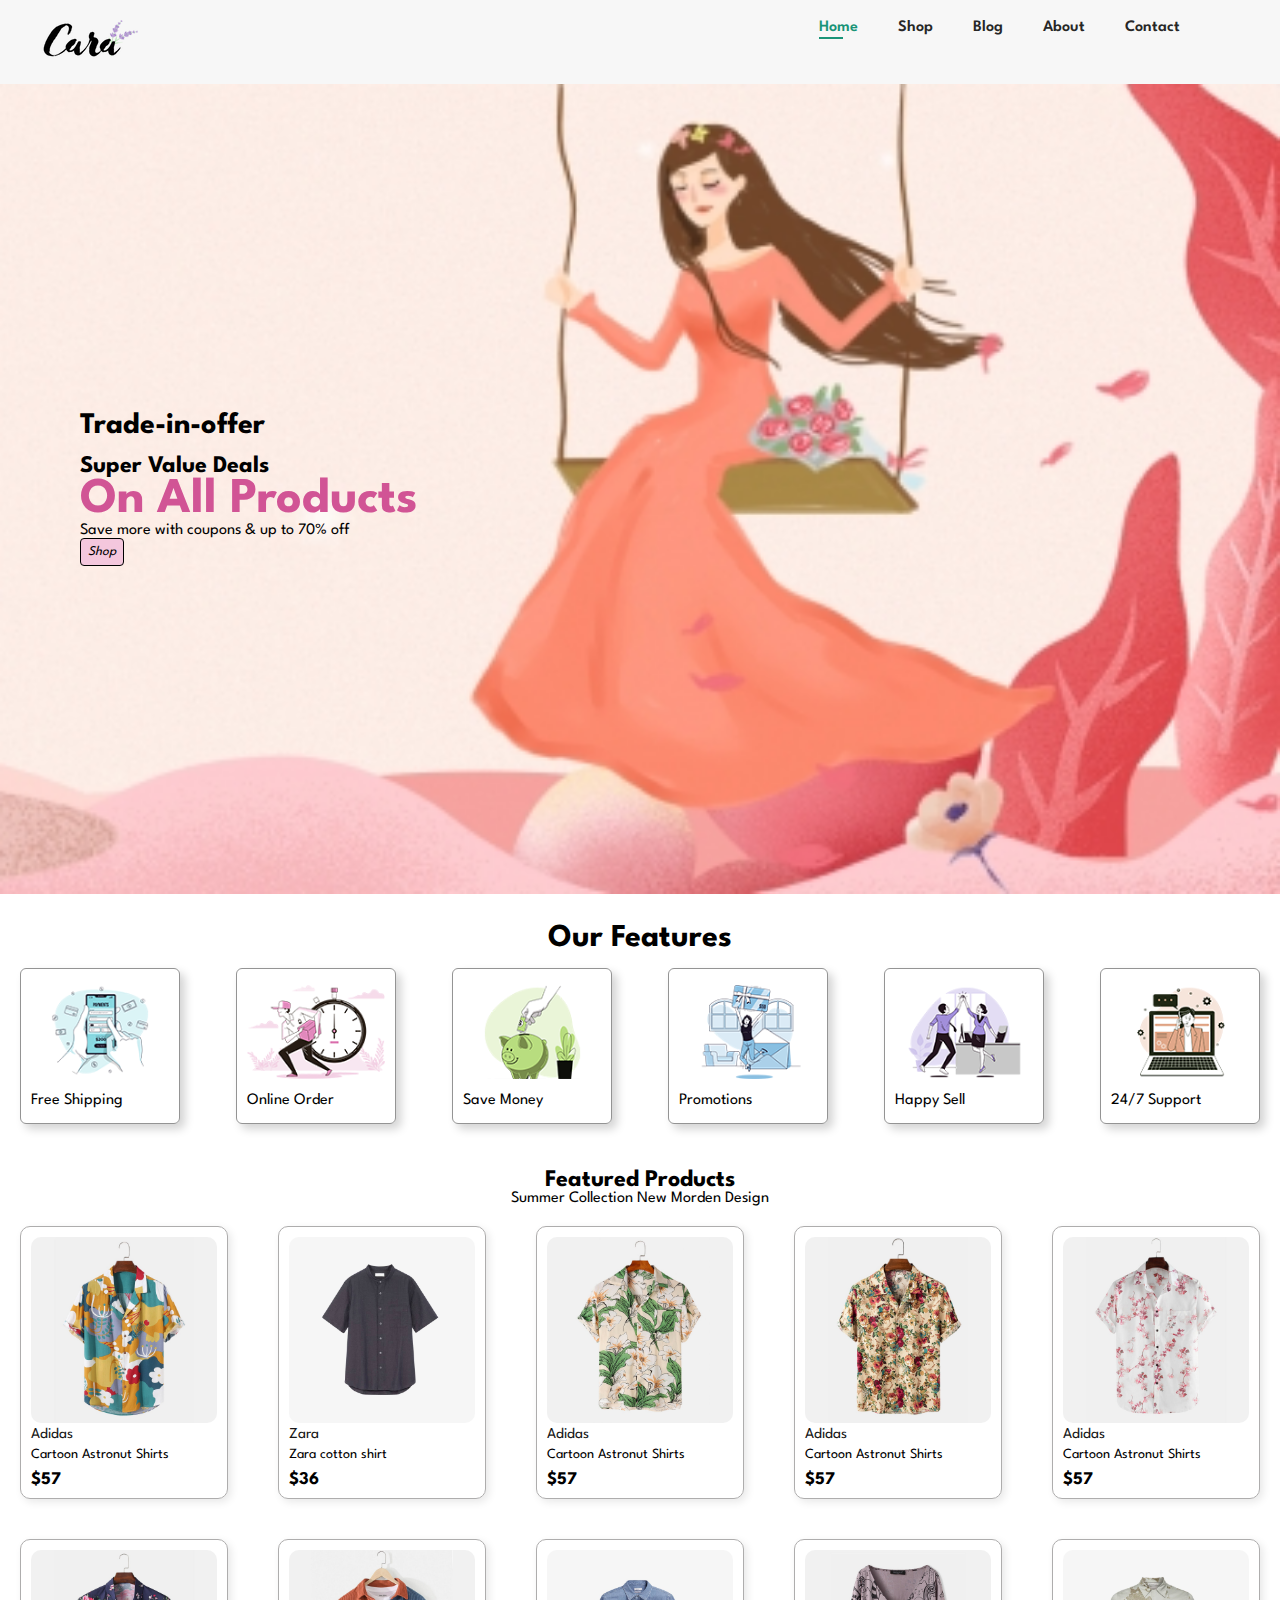
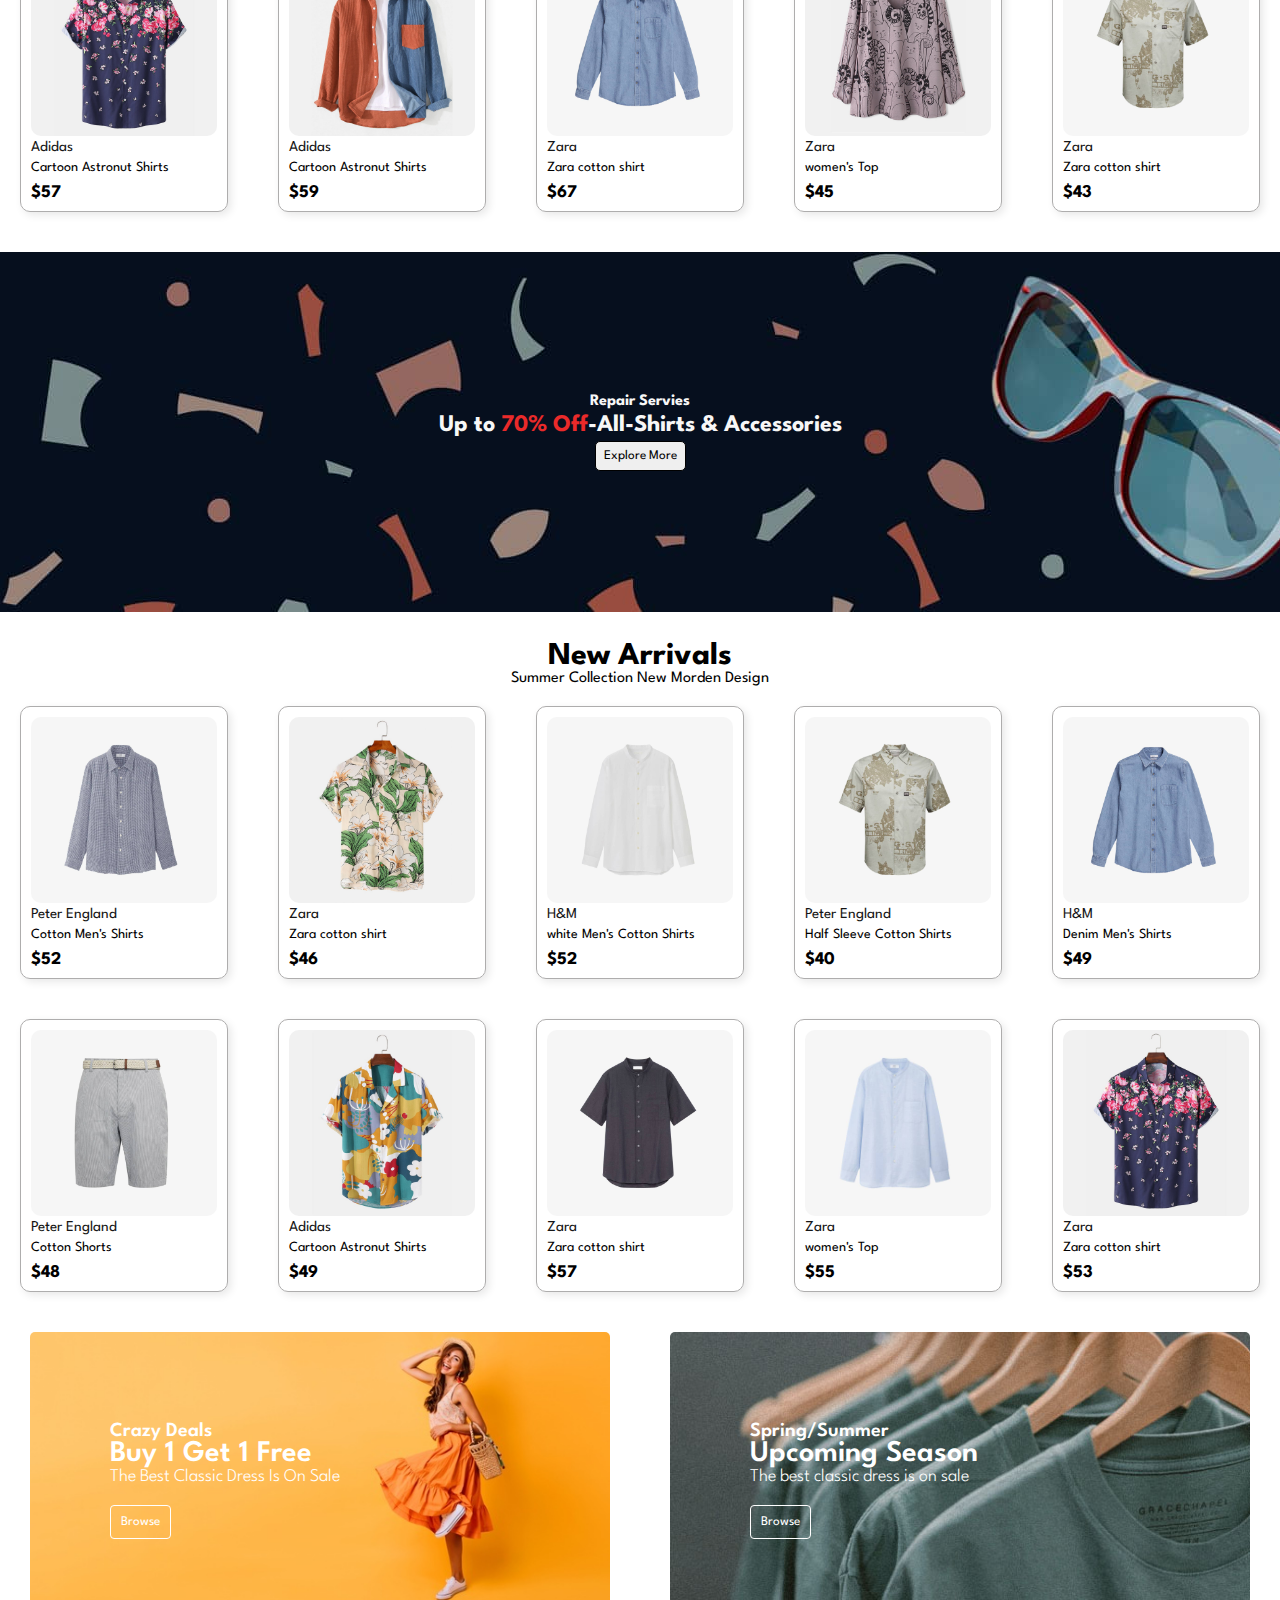
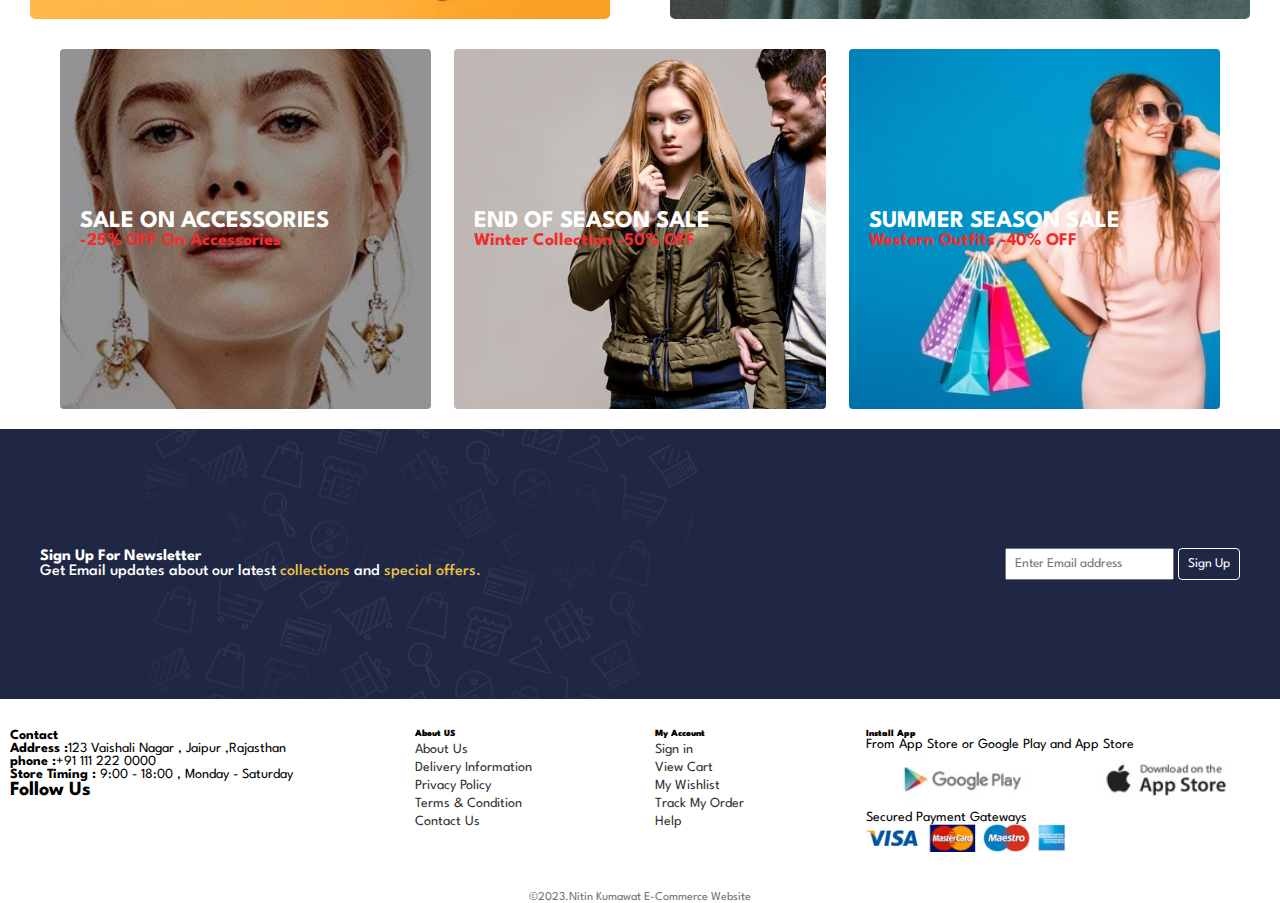
<file: index.html>
<!DOCTYPE html>
<html lang="en">

<head>
    <meta charset="UTF-8">
    <meta http-equiv="X-UA-Compatible" content="IE=edge">
    <meta name="viewport" content="width=device-width, initial-scale=1.0">
    <title>E-Commerce Website</title>
    <link rel="stylesheet" href="style.css">
    <link rel="icon" type="image/png" href="path-to-your-favicon" />
    <link rel="stylesheet" href="https://cdnjs.cloudflare.com/ajax/libs/font-awesome/6.3.0/css/all.min.css"
        integrity="sha512-SzlrxWUlpfuzQ+pcUCosxcglQRNAq/DZjVsC0lE40xsADsfeQoEypE+enwcOiGjk/bSuGGKHEyjSoQ1zVisanQ=="
        crossorigin="anonymous" referrerpolicy="no-referrer" />
    <link href="https://cdn.jsdelivr.net/npm/bootstrap@5.3.0-alpha1/dist/css/bootstrap.min.css" rel="stylesheet"
        integrity="sha384-GLhlTQ8iRABdZLl6O3oVMWSktQOp6b7In1Zl3/Jr59b6EGGoI1aFkw7cmDA6j6gD" crossorigin="anonymous">
</head>

<body>
    <!--navigation bar-->   
    <section id="header">
        <a href="#"><img src="images/logo.png" alt="error"></a>

            <div>
                <ul id="navbar">
                    <li><a class="active" href="index.html">Home</a></li>
                    <li><a href="shop.html">Shop</a></li>
                    <li><a href="blog.html">Blog</a></li>
                    <li><a href="about.html">About</a></li>
                    <li><a href="contact.html">Contact</a></li>
                    <li id="lg-bag"><a href="cart.html"><i class="fas fa-shopping-bag"></i></a></li>
                    <a href="#" id="close">
                        <i class="fas fa-times"></i>
                    </a>

                </ul>
            </div>
            <div id="mobile">
                <a href="cart.html"><i class="fas fa-shopping-bag"></i></a>
                <i id="bar" class="fas fa-outdent"></i>
            
            </div>
    </section>
    <!--navigation bar ended-->

    <!--first section-->
    <section id="hero" class="first_section">
        <h4 class="s1_heading">Trade-in-offer</h4>
        <h2 class="s1_heading">Super Value Deals</h2>
        <h1 class="s1_heading">On All Products</h1>
        <p class="s1_heading">Save more with coupons & up to 70% off</p>
        <button class="btn1">
            <i class="fas fa-shop"> Shop</i>
        </button>
    </section>
    <!--end of first section-->

    <!--features-->
    <Section>
        <h1 class="heading-of-our-feature">Our Features</h1>
    </Section>

    <section class=" section-p1" id="features">
        <div class="card" style="width: 10rem;">
            <img src="images/f1.png" class="card-img-top" alt="error">
            <div class="card-body">
                <p class="card-text">Free Shipping</p>
            </div>
        </div>
        <div class="card" style="width: 10rem;">
            <img src="images/f2.png" class="card-img-top" alt="error">
            <div class="card-body">
                <p class="card-text">Online Order</p>
            </div>
        </div>
        <div class="card" style="width: 10rem;">
            <img src="images/f3.png" class="card-img-top" alt="error">
            <div class="card-body">
                <p class="card-text">Save Money</p>
            </div>
        </div>
        <div class="card" style="width: 10rem;">
            <img src="images/f4.png" class="card-img-top" alt="error">
            <div class="card-body">
                <p class="card-text">Promotions</p>
            </div>
        </div>
        <div class="card" style="width: 10rem;">
            <img src="images/f5.png" class="card-img-top" alt="error">
            <div class="card-body">
                <p class="card-text">Happy Sell</p>
            </div>
        </div>
        <div class="card" style="width: 10rem;">
            <img src="images/f6.png" class="card-img-top" alt="error">
            <div class="card-body">
                <p class="card-text">24/7 Support</p>
            </div>
        </div>
    </section>
    <!--end of features-->

    <!--feature products-->
    <section id="product1" class="sec-product">
        <h2>Featured Products</h2>
        <p>Summer Collection New Morden Design</p>
        <div class="product-container">
            <div class="product" onclick="window.location.href='shop_product.html' "  style="width: 13rem;">
                <img src="images/product images/f1.jpg" class="card-img-top" alt="error">
                <div class="card-body">
                    <span>Adidas</span>
                    <p>
                        Cartoon Astronut Shirts
                    </p>
                    <i class="fas fa-star"></i>
                    <i class="fas fa-star"></i>
                    <i class="fas fa-star"></i>
                    <i class="fas fa-star"></i>
                    <i class="fas fa-star"></i>
                    <h4>$57</h4>

                    <a href="#"><i class="fas fa-shopping-cart"></i></a>
                </div>
            </div>

            <div class="product" style="width: 13rem;">
                <img src="images/product images/n8.jpg" class="card-img-top" alt="error">
                <div class="card-body">
                    <span>Zara</span>
                    <p>
                        Zara cotton shirt
                    </p>
                    <i class="fas fa-star"></i>
                    <i class="fas fa-star"></i>
                    <i class="fas fa-star"></i>
                    <i class="fas fa-star"></i>
                    <h4>$36</h4>

                    <a href="#"><i class="fas fa-shopping-cart"></i></a>
                </div>
            </div>

            <div class="product" style="width: 13rem;">
                <img src="images/product images/f2.jpg" class="card-img-top" alt="error">
                <div class="card-body">
                    <span>Adidas</span>
                    <p>
                        Cartoon Astronut Shirts
                    </p>
                    <i class="fas fa-star"></i>
                    <i class="fas fa-star"></i>
                    <i class="fas fa-star"></i>

                    <h4>$57</h4>

                    <a href="#"><i class="fas fa-shopping-cart"></i></a>
                </div>
            </div>

            <div class="product" style="width: 13rem;">
                <img src="images/product images/f3.jpg" class="card-img-top" alt="error">
                <div class="card-body">
                    <span>Adidas</span>
                    <p>
                        Cartoon Astronut Shirts
                    </p>
                    <i class="fas fa-star"></i>
                    <i class="fas fa-star"></i>
                    <i class="fas fa-star"></i>
                    <i class="fas fa-star"></i>
                    <i class="fas fa-star"></i>
                    <h4>$57</h4>

                    <a href="#"><i class="fas fa-shopping-cart"></i></a>
                </div>
            </div>

            <div class="product" style="width: 13rem;">
                <img src="images/product images/f4.jpg" class="card-img-top" alt="error">
                <div class="card-body">
                    <span>Adidas</span>
                    <p>
                        Cartoon Astronut Shirts
                    </p>
                    <i class="fas fa-star"></i>
                    <i class="fas fa-star"></i>
                    <i class="fas fa-star"></i>

                    <h4>$57</h4>

                    <a href="#"><i class="fas fa-shopping-cart"></i></a>
                </div>
            </div>

            <div class="product" style="width: 13rem;">
                <img src="images/product images/f5.jpg" class="card-img-top" alt="error">
                <div class="card-body">
                    <span>Adidas</span>
                    <p>
                        Cartoon Astronut Shirts
                    </p>
                    <i class="fas fa-star"></i>
                    <i class="fas fa-star"></i>
                    <i class="fas fa-star"></i>
                    <i class="fas fa-star"></i>
                    <i class="fas fa-star"></i>
                    <h4>$57</h4>

                    <a href="#"><i class="fas fa-shopping-cart"></i></a>
                </div>
            </div>

            <div class="product" style="width: 13rem;">
                <img src="images/product images/f6.jpg" class="card-img-top" alt="error">
                <div class="card-body">
                    <span>Adidas</span>
                    <p>
                        Cartoon Astronut Shirts
                    </p>
                    <i class="fas fa-star"></i>
                    <i class="fas fa-star"></i>
                    <i class="fas fa-star"></i>
                    <i class="fas fa-star"></i>
                    <i class="fas fa-star"></i>
                    <h4>$59</h4>

                    <a href="#"><i class="fas fa-shopping-cart"></i></a>
                </div>
            </div>

            <div class="product" style="width: 13rem;">
                <img src="images/product images/n5.jpg" class="card-img-top" alt="error">
                <div class="card-body">
                    <span>Zara</span>
                    <p>
                        Zara cotton shirt
                    </p>
                    <i class="fas fa-star"></i>
                    <i class="fas fa-star"></i>
                    <i class="fas fa-star"></i>
                    <i class="fas fa-star"></i>
                    <i class="fas fa-star"></i>
                    <h4>$67</h4>

                    <a href="#"><i class="fas fa-shopping-cart"></i></a>
                </div>
            </div>

            <div class="product" style="width: 13rem;">
                <img src="images/product images/f8.jpg" class="card-img-top" alt="error">
                <div class="card-body">
                    <span>Zara</span>
                    <p>
                        women's Top
                    </p>
                    <i class="fas fa-star"></i>
                    <i class="fas fa-star"></i>
                    <i class="fas fa-star"></i>
                    <i class="fas fa-star"></i>

                    <h4>$45</h4>

                    <a href="#"><i class="fas fa-shopping-cart"></i></a>
                </div>
            </div>

            <div class="product" style="width: 13rem;">
                <img src="images/product images/n4.jpg" class="card-img-top" alt="error">
                <div class="card-body">
                    <span>Zara</span>
                    <p>
                        Zara cotton shirt
                    </p>
                    <i class="fas fa-star"></i>
                    <i class="fas fa-star"></i>
                    <i class="fas fa-star"></i>
                    <i class="fas fa-star"></i>
                    <h4>$43</h4>

                    <a href="#"><i class="fas fa-shopping-cart"></i></a>
                </div>
            </div>
        </div>
    </section>
    <!--End of feature products-->

    <!--banner 1-->
    <Section id="banner" class="banner1">
        <h4>Repair Servies</h4>
        <h2>Up to <span class="off">70% Off</span>-All-Shirts & Accessories</h2>
        <button class="explore-more">Explore More</button>
    </Section>
    <!--banner 1 ending-->

    <!--new arrivals-->
    <Section id="new-arrivals" class="summer-arrivals"> 
        <h1 class="new-arrivals">New Arrivals</h1>
        <p>Summer Collection New Morden Design</p>

        <div class="summer-collection">
            <div class="collection-container" style="width: 13rem;">
                <img src="images/product images/n2.jpg" class="card-img-top" alt="error">
                <div class="card-body">
                    <span>Peter England</span>
                    <p>
                        Cotton Men's Shirts
                    </p>
                    <i class="fas fa-star"></i>
                    <i class="fas fa-star"></i>
                    <i class="fas fa-star"></i>
                    <i class="fas fa-star"></i>
                    <i class="fas fa-star"></i>
                    <h4>$52</h4>

                    <a href="#"><i class="fas fa-shopping-cart"></i></a>
                </div>
            </div>

            <div class="collection-container" style="width: 13rem;">
                <img src="images/product images/f2.jpg" class="card-img-top" alt="error">
                <div class="card-body">
                    <span>Zara</span>
                    <p>
                        Zara cotton shirt
                    </p>
                    <i class="fas fa-star"></i>
                    <i class="fas fa-star"></i>
                    <i class="fas fa-star"></i>
                    <i class="fas fa-star"></i>
                    <h4>$46</h4>

                    <a href="#"><i class="fas fa-shopping-cart"></i></a>
                </div>
            </div>

            <div class="collection-container" style="width: 13rem;">
                <img src="images/product images/n3.jpg" class="card-img-top" alt="error">
                <div class="card-body">
                    <span>H&M</span>
                    <p>
                        white Men's Cotton Shirts
                    </p>
                    <i class="fas fa-star"></i>
                    <i class="fas fa-star"></i>
                    <i class="fas fa-star"></i>

                    <h4>$52</h4>

                    <a href="#"><i class="fas fa-shopping-cart"></i></a>
                </div>
            </div>

            <div class="collection-container" style="width: 13rem;">
                <img src="images/product images/n4.jpg" class="card-img-top" alt="error">
                <div class="card-body">
                    <span>Peter England</span>
                    <p>
                        Half Sleeve Cotton Shirts
                    </p>
                    <i class="fas fa-star"></i>
                    <i class="fas fa-star"></i>
                    <i class="fas fa-star"></i>
                    <i class="fas fa-star"></i>
                    <i class="fas fa-star"></i>
                    <h4>$40</h4>

                    <a href="#"><i class="fas fa-shopping-cart"></i></a>
                </div>
            </div>

            <div class="collection-container" style="width: 13rem;">
                <img src="images/product images/n5.jpg" class="card-img-top" alt="error">
                <div class="card-body">
                    <span>H&M</span>
                    <p>
                        Denim Men's Shirts
                    </p>
                    <i class="fas fa-star"></i>
                    <i class="fas fa-star"></i>
                    <i class="fas fa-star"></i>

                    <h4>$49</h4>

                    <a href="#"><i class="fas fa-shopping-cart"></i></a>
                </div>
            </div>

            <div class="collection-container" style="width: 13rem;">
                <img src="images/product images/n6.jpg" class="card-img-top" alt="error">
                <div class="card-body">
                    <span>Peter England</span>
                    <p>
                        Cotton Shorts
                    </p>
                    <i class="fas fa-star"></i>
                    <i class="fas fa-star"></i>
                    <i class="fas fa-star"></i>
                    <i class="fas fa-star"></i>
                    <i class="fas fa-star"></i>
                    <h4>$48</h4>

                    <a href="#"><i class="fas fa-shopping-cart"></i></a>
                </div>
            </div>

            <div class="collection-container" style="width: 13rem;">
                <img src="images/product images/f1.jpg" class="card-img-top" alt="error">
                <div class="card-body">
                    <span>Adidas</span>
                    <p>
                        Cartoon Astronut Shirts
                    </p>
                    <i class="fas fa-star"></i>
                    <i class="fas fa-star"></i>
                    <i class="fas fa-star"></i>
                    <i class="fas fa-star"></i>
                    <i class="fas fa-star"></i>
                    <h4>$49</h4>

                    <a href="#"><i class="fas fa-shopping-cart"></i></a>
                </div>
            </div>

            <div class="collection-container" style="width: 13rem;">
                <img src="images/product images/n8.jpg" class="card-img-top" alt="error">
                <div class="card-body">
                    <span>Zara</span>
                    <p>
                        Zara cotton shirt
                    </p>
                    <i class="fas fa-star"></i>
                    <i class="fas fa-star"></i>
                    <i class="fas fa-star"></i>
                    <i class="fas fa-star"></i>
                    <i class="fas fa-star"></i>
                    <h4>$57</h4>

                    <a href="#"><i class="fas fa-shopping-cart"></i></a>
                </div>
            </div>

            <div class="collection-container" style="width: 13rem;">
                <img src="images/product images/n1.jpg" class="card-img-top" alt="error">
                <div class="card-body">
                    <span>Zara</span>
                    <p>
                        women's Top
                    </p>
                    <i class="fas fa-star"></i>
                    <i class="fas fa-star"></i>
                    <i class="fas fa-star"></i>
                    <i class="fas fa-star"></i>

                    <h4>$55</h4>

                    <a href="#"><i class="fas fa-shopping-cart"></i></a>
                </div>
            </div>

            <div class="collection-container" style="width: 13rem;">
                <img src="images/product images/f5.jpg" class="card-img-top" alt="error">
                <div class="card-body">
                    <span>Zara</span>
                    <p>
                        Zara cotton shirt
                    </p>
                    <i class="fas fa-star"></i>
                    <i class="fas fa-star"></i>
                    <i class="fas fa-star"></i>
                    <i class="fas fa-star"></i>
                    <h4>$53</h4>

                    <a href="#"><i class="fas fa-shopping-cart"></i></a>
                </div>
            </div>
        </div>

    </Section>
    <!-- End of new arrivals-->

    <!--banner section 2-->
    <section id="sm-banner" class="banner2">
        <div class="banner-box1">
            <h4>Crazy Deals</h4>
            <h2>Buy 1 Get 1 Free</h2>
            <span>The Best Classic Dress Is On Sale</span>
            <button>Browse</button>
        </div>

        <div class="banner-box2">
            <h4>Spring/Summer</h4>
            <h2>Upcoming Season</h2>
            <span>The best classic dress is on sale</span>
            <button>Browse</button>
        </div>
    </section>
    <!--End of banner section 2-->

    <!--banner section 3-->
    <Section id="banner-3">
        <div class="banner-container">
            <div class="banner-box1">
                <h2>SALE ON ACCESSORIES</h2>
                <h3>
                    -25% OFF On Accessories </h3>
            </div>

            <div class="banner-box2">
                <h2> END OF SEASON SALE</h2>
                <h3>
                    Winter Collection -50% OFF </h3>
            </div>

            <div class="banner-box3">
                <h2>SUMMER SEASON SALE</h2>
                <h3>
                    Western Outfits -40% OFF </h3>
            </div>

        </div>
    </Section>
    <!-- end of banner section 3-->

    <!--newsletter section-->
    <section id="newsletter">
        <div class="newstext">
            <h4>Sign Up For Newsletter</h4>
            <p>Get Email updates about our latest <span>collections</span> and <span> special offers.</span></p>
        </div>
        <div class="form">
            <input type="text" placeholder="Enter Email address">
            <button>Sign Up</button>
        </div>
    </section>
    <!-- end of newsletter section-->

    <!--End section of website-->
    <section id="section-p1">
        <div class="col1">
            <h4>Contact</h4>
            <p><strong>Address :</strong>123 Vaishali Nagar , Jaipur ,Rajasthan</p>
            <p><strong>phone :</strong>+91 111 222 0000</p>
            <p><strong>Store Timing :</strong> 9:00 - 18:00 , Monday - Saturday</p>

            <div class="socialmedia">
                <h3>Follow Us</h3>
                <a href="#"><i class="fab fa-facebook"></i></a>
                <a href="#"><i class="fab fa-instagram"></i></a>
                <a href="#"><i class="fab fa-twitter"></i></a>
                <a href="#"><i class="fab fa-youtube"></i></a>
                <a href="#"><i class="fab fa-pinterest"></i></a>
            </div>
        </div>
        <div class="col2">
            <h6><strong>About US</strong></h6>
            <a href="#">About Us</a>
            <a href="#">Delivery Information</a>
            <a href="#">Privacy Policy</a>
            <a href="#">Terms & Condition</a>
            <a href="#">Contact Us</a>

        </div>

        <div class="col3">
            <h6><strong>My Account</strong></h6>
            <a href="#">Sign in</a>
            <a href="#">View Cart</a>
            <a href="#">My Wishlist</a>
            <a href="#">Track My Order</a>
            <a href="#">Help</a>
        </div>
        <div class="col4">
            <h6><strong>Install App</strong></h6>
            <p>From App Store or Google Play and App Store</p>
            
            <div class="row">
                <img src="images/app store/play.jpg" alt="error">
                <img src="images/app store/app.jpg" alt="error">
            </div>
            <p>Secured Payment Gateways</p>
            <img src="images/app store/pay.png " class="payment" alt="error">
        </div>
  </section>
    <!--End section of website-->
    <!--footer-->
    <footer class="copyright">
        <p>
            ©2023.Nitin Kumawat E-Commerce Website              
        </p>
    </div>
    <!--footer-->

    <script src="script.js"></script>
    <script src="https://cdn.jsdelivr.net/npm/bootstrap@5.3.0-alpha1/dist/js/bootstrap.bundle.min.js"
        integrity="sha384-w76AqPfDkMBDXo30jS1Sgez6pr3x5MlQ1ZAGC+nuZB+EYdgRZgiwxhTBTkF7CXvN"
        crossorigin="anonymous"></script>
</body>
</html>
</file>
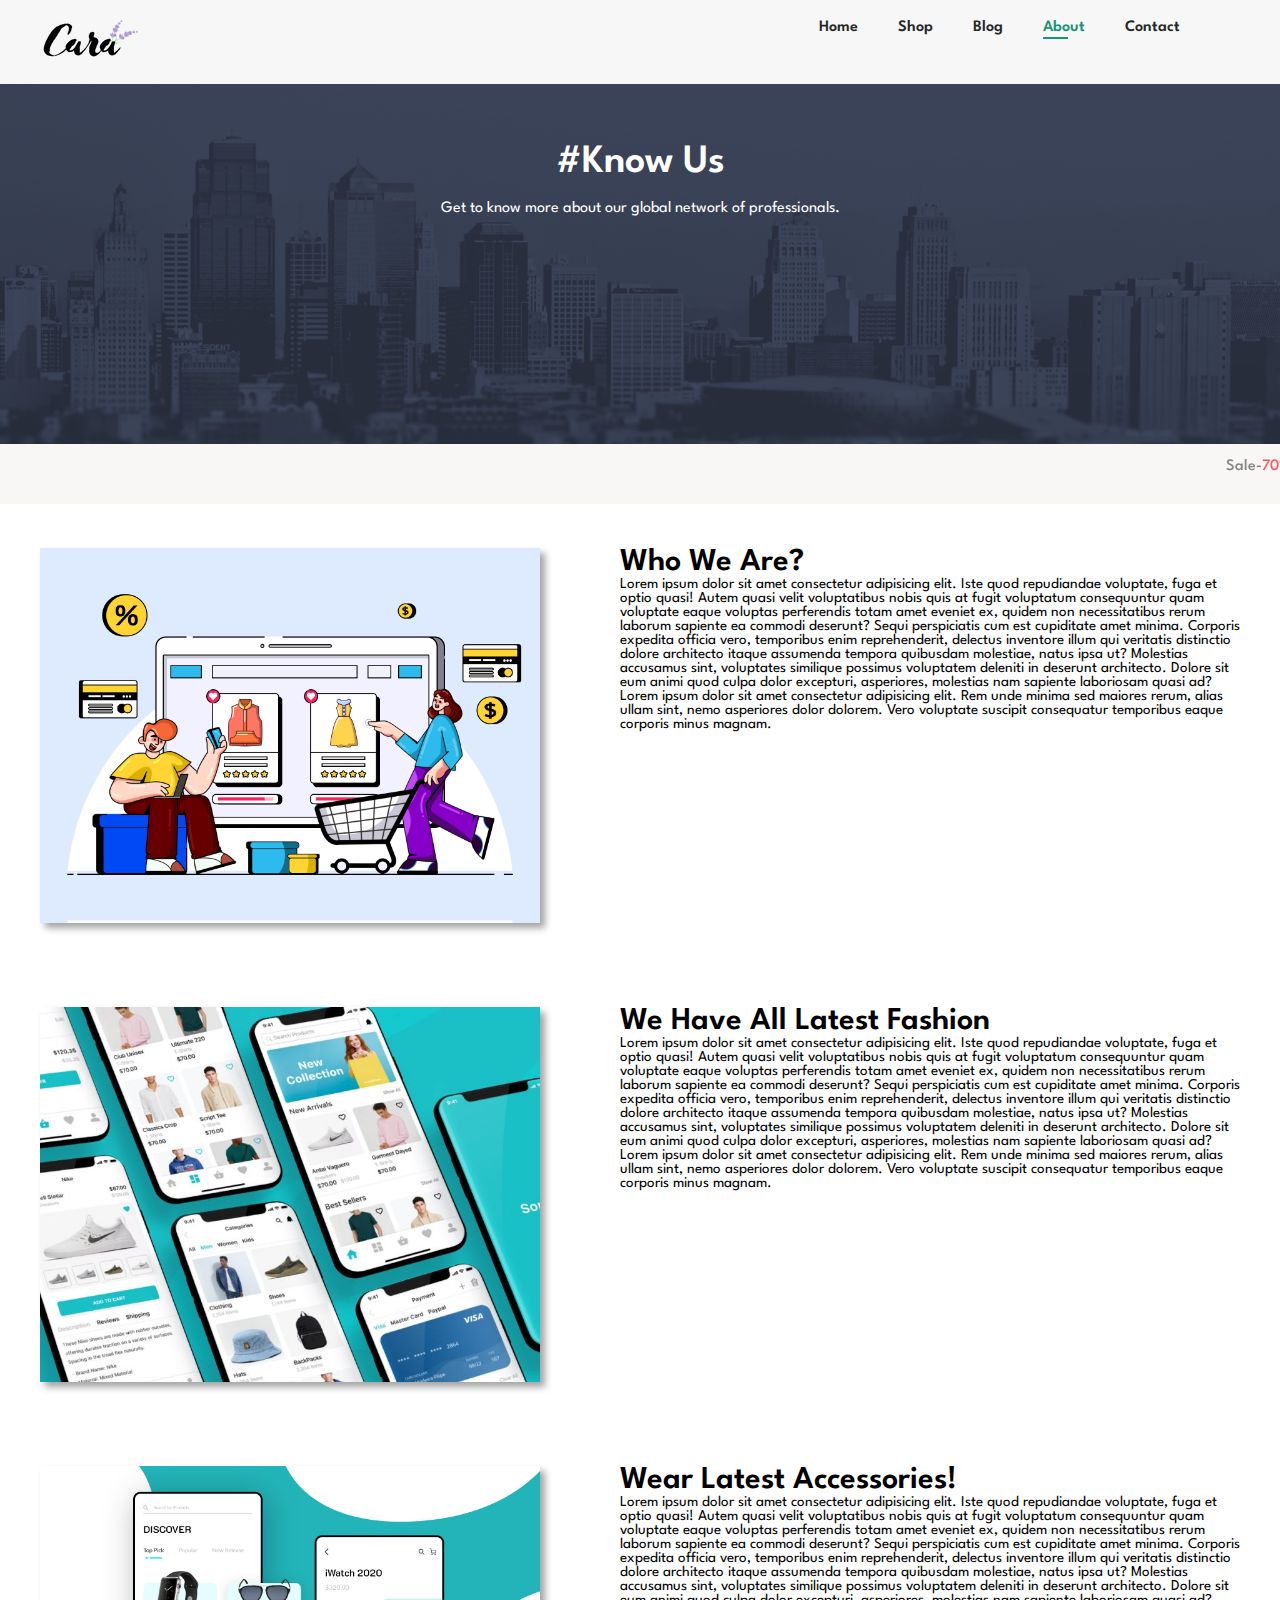
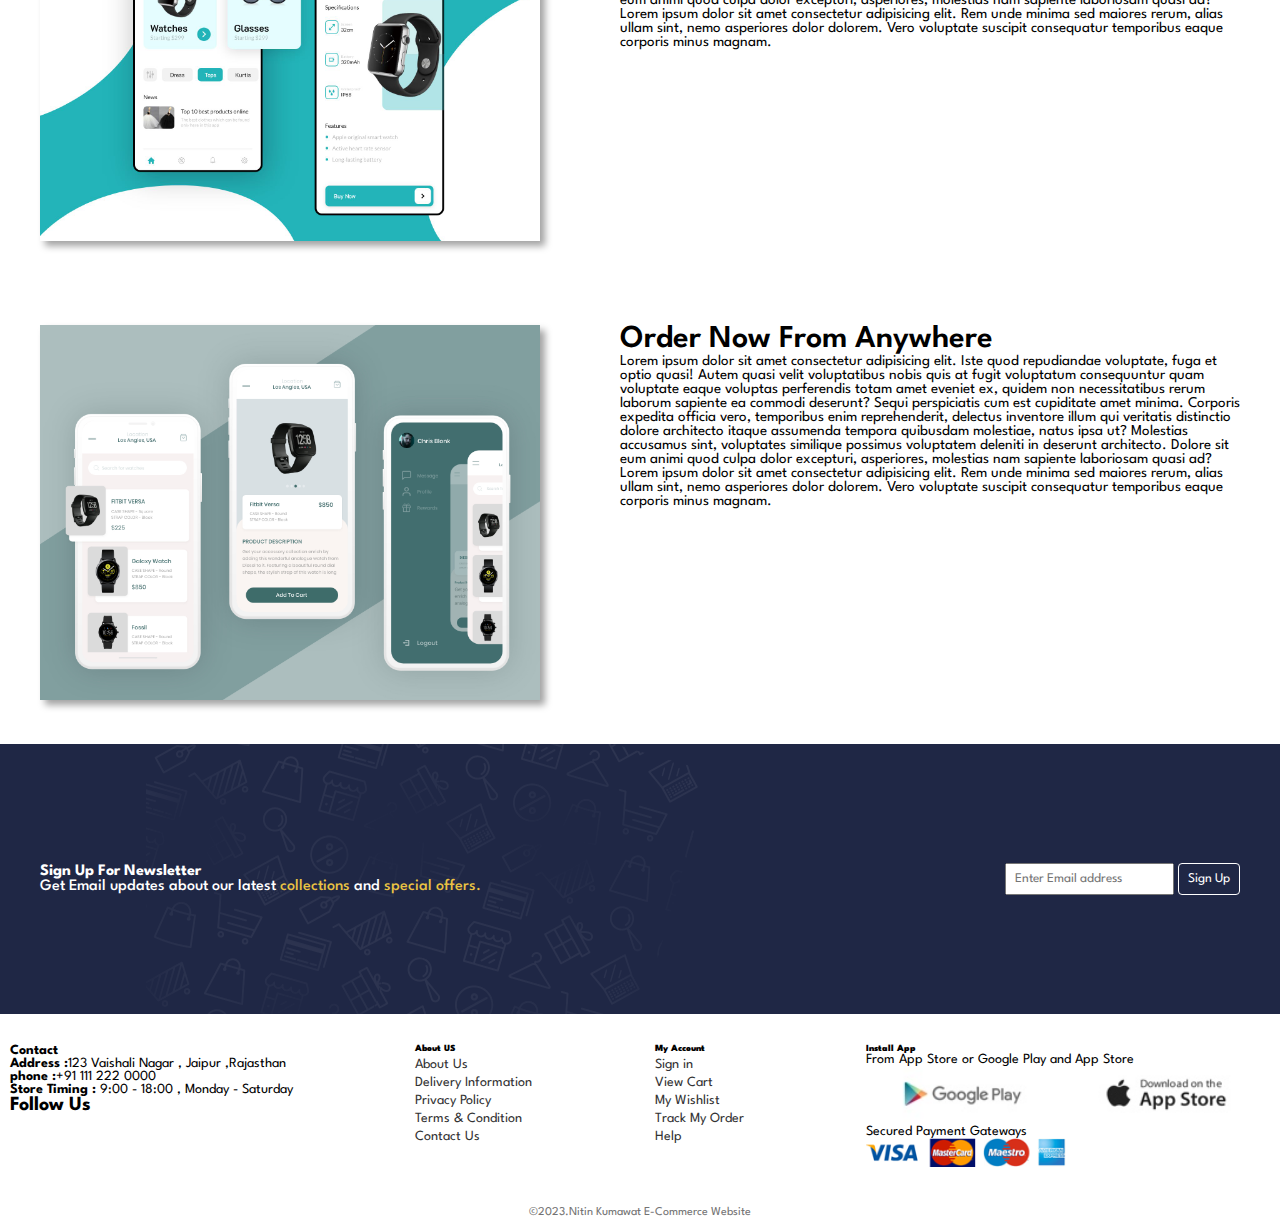
<file: about.html>
<!DOCTYPE html>
<html lang="en">

<head>
    <meta charset="UTF-8">
    <meta http-equiv="X-UA-Compatible" content="IE=edge">
    <meta name="viewport" content="width=device-width, initial-scale=1.0">
    <title>E-Commerce Website</title>
    <link rel="stylesheet" href="style.css">
    <link rel="icon" type="image/png" href="path-to-your-favicon" />
    <link rel="stylesheet" href="https://cdnjs.cloudflare.com/ajax/libs/font-awesome/6.3.0/css/all.min.css"
        integrity="sha512-SzlrxWUlpfuzQ+pcUCosxcglQRNAq/DZjVsC0lE40xsADsfeQoEypE+enwcOiGjk/bSuGGKHEyjSoQ1zVisanQ=="
        crossorigin="anonymous" referrerpolicy="no-referrer" />
    <link href="https://cdn.jsdelivr.net/npm/bootstrap@5.3.0-alpha1/dist/css/bootstrap.min.css" rel="stylesheet"
        integrity="sha384-GLhlTQ8iRABdZLl6O3oVMWSktQOp6b7In1Zl3/Jr59b6EGGoI1aFkw7cmDA6j6gD" crossorigin="anonymous">
</head>

<body>
    <!--navigation bar-->
    <section id="header">
        <a href="#"><img src="images/logo.png" alt="error"></a>

        <div>
            <ul id="navbar">
                <li><a href="index.html">Home</a></li>
                <li><a href="shop.html">Shop</a></li>
                <li><a href="blog.html">Blog</a></li>
                <li><a class="active" href="about.html">About</a></li>
                <li><a href="contact.html">Contact</a></li>
                <li id="lg-bag"><a href="cart.html"><i class="fas fa-shopping-bag"></i></a></li>
            </ul>
        </div>
        <div id="mobile">
            <a href="cart.html"><i class="fas fa-shopping-bag"></i></a>
            <i id="bar" class="fas fa-outdent"></i>

        </div>
    </section>
    <!--navigation bar ended-->

    <!--first section-->
    <section id="about-header" class="blog-header">

        <h2 class="s1_heading">#Know Us</h2>

        <p class="s1_heading1">Get to know more about our global network of professionals.
        </p>

    </section>
    <!--end of first section-->
    <marquee Scollamount="10" loop="-1" background-color="#fff">Sale-<Span>70% Off</Span> ----Sale-<Span>70% Off</Span> ----Sale-<Span>70% Off</Span> ----Sale-<Span>70% Off</Span> ----Sale-<Span>70% Off</Span> ----Sale-<Span>70% Off</Span> ----Sale-<Span>70% Off</Span> ----Sale-<Span>70% Off</Span> ----Sale-<Span>70% Off</Span> ----Sale-<Span>70% Off</Span> ----Sale-<Span>70% Off</Span> ----Sale-<Span>70% Off</Span> ----Sale-<Span>70% Off</Span> ----Sale-<Span>70% Off</Span> ----Sale-<Span>70% Off</Span> ----Sale-<Span>70% Off</Span> ----Sale-<Span>70% Off</Span> ----Sale-<Span>70% Off</Span> ----
       
    </marquee>

    <section id="about-contnt">
        <div class="about-col">
            <div class="about-img">
                <img src="images/about/a6.jpg" alt="error">
            </div>
            <div class="about-details">
                <h1>Who We Are?</h1>
                <p>Lorem ipsum dolor sit amet consectetur adipisicing elit. Iste quod repudiandae voluptate, fuga et
                    optio quasi! Autem quasi velit voluptatibus nobis quis at fugit voluptatum consequuntur quam
                    voluptate eaque voluptas perferendis totam amet eveniet ex, quidem non necessitatibus rerum laborum
                    sapiente ea commodi deserunt? Sequi perspiciatis cum est cupiditate amet minima. Corporis expedita
                    officia vero, temporibus enim reprehenderit, delectus inventore illum qui veritatis distinctio
                    dolore architecto itaque assumenda tempora quibusdam molestiae, natus ipsa ut? Molestias accusamus
                    sint, voluptates similique possimus voluptatem deleniti in deserunt architecto. Dolore sit eum animi
                    quod culpa dolor excepturi, asperiores, molestias nam sapiente laboriosam quasi ad? Lorem ipsum
                    dolor sit amet consectetur adipisicing elit. Rem unde minima sed maiores rerum, alias ullam sint,
                    nemo asperiores dolor dolorem. Vero voluptate suscipit consequatur temporibus eaque corporis minus
                    magnam.</p>
            </div>
        </div>

        <div class="about-col">
            <div class="about-img">
                <img src="images/about/a1.jpg" alt="error">
            </div>
            <div class="about-details">
                <h1>We Have All Latest Fashion</h1>
                <p>Lorem ipsum dolor sit amet consectetur adipisicing elit. Iste quod repudiandae voluptate, fuga et
                    optio quasi! Autem quasi velit voluptatibus nobis quis at fugit voluptatum consequuntur quam
                    voluptate eaque voluptas perferendis totam amet eveniet ex, quidem non necessitatibus rerum laborum
                    sapiente ea commodi deserunt? Sequi perspiciatis cum est cupiditate amet minima. Corporis expedita
                    officia vero, temporibus enim reprehenderit, delectus inventore illum qui veritatis distinctio
                    dolore architecto itaque assumenda tempora quibusdam molestiae, natus ipsa ut? Molestias accusamus
                    sint, voluptates similique possimus voluptatem deleniti in deserunt architecto. Dolore sit eum animi
                    quod culpa dolor excepturi, asperiores, molestias nam sapiente laboriosam quasi ad? Lorem ipsum
                    dolor sit amet consectetur adipisicing elit. Rem unde minima sed maiores rerum, alias ullam sint,
                    nemo asperiores dolor dolorem. Vero voluptate suscipit consequatur temporibus eaque corporis minus
                    magnam.</p>
            </div>
        </div>

        <div class="about-col">
            <div class="about-img">
                <img src="images/about/a3.jpg" alt="error">
            </div>
            <div class="about-details">
                <h1>Wear Latest Accessories!</h1>
                <p>Lorem ipsum dolor sit amet consectetur adipisicing elit. Iste quod repudiandae voluptate, fuga et
                    optio quasi! Autem quasi velit voluptatibus nobis quis at fugit voluptatum consequuntur quam
                    voluptate eaque voluptas perferendis totam amet eveniet ex, quidem non necessitatibus rerum laborum
                    sapiente ea commodi deserunt? Sequi perspiciatis cum est cupiditate amet minima. Corporis expedita
                    officia vero, temporibus enim reprehenderit, delectus inventore illum qui veritatis distinctio
                    dolore architecto itaque assumenda tempora quibusdam molestiae, natus ipsa ut? Molestias accusamus
                    sint, voluptates similique possimus voluptatem deleniti in deserunt architecto. Dolore sit eum animi
                    quod culpa dolor excepturi, asperiores, molestias nam sapiente laboriosam quasi ad? Lorem ipsum
                    dolor sit amet consectetur adipisicing elit. Rem unde minima sed maiores rerum, alias ullam sint,
                    nemo asperiores dolor dolorem. Vero voluptate suscipit consequatur temporibus eaque corporis minus
                    magnam.</p>
            </div>
        </div>

        <div class="about-col">
            <div class="about-img">
                <img src="images/about/a2.jpg" alt="error">
            </div>
            <div class="about-details">
                <h1>Order Now From Anywhere </h1>
                <p>Lorem ipsum dolor sit amet consectetur adipisicing elit. Iste quod repudiandae voluptate, fuga et
                    optio quasi! Autem quasi velit voluptatibus nobis quis at fugit voluptatum consequuntur quam
                    voluptate eaque voluptas perferendis totam amet eveniet ex, quidem non necessitatibus rerum laborum
                    sapiente ea commodi deserunt? Sequi perspiciatis cum est cupiditate amet minima. Corporis expedita
                    officia vero, temporibus enim reprehenderit, delectus inventore illum qui veritatis distinctio
                    dolore architecto itaque assumenda tempora quibusdam molestiae, natus ipsa ut? Molestias accusamus
                    sint, voluptates similique possimus voluptatem deleniti in deserunt architecto. Dolore sit eum animi
                    quod culpa dolor excepturi, asperiores, molestias nam sapiente laboriosam quasi ad? Lorem ipsum
                    dolor sit amet consectetur adipisicing elit. Rem unde minima sed maiores rerum, alias ullam sint,
                    nemo asperiores dolor dolorem. Vero voluptate suscipit consequatur temporibus eaque corporis minus
                    magnam.</p>
            </div>
        </div>
    </section>



    <!--newsletter section-->
    <section id="newsletter">
        <div class="newstext">
            <h4>Sign Up For Newsletter</h4>
            <p>Get Email updates about our latest <span>collections</span> and <span> special offers.</span></p>
        </div>
        <div class="form">
            <input type="text" placeholder="Enter Email address">
            <button>Sign Up</button>
        </div>
    </section>
    <!-- end of newsletter section-->

    <!--End section of website-->
    <section id="section-p1">
        <div class="col1">
            <h4>Contact</h4>
            <p><strong>Address :</strong>123 Vaishali Nagar , Jaipur ,Rajasthan</p>
            <p><strong>phone :</strong>+91 111 222 0000</p>
            <p><strong>Store Timing :</strong> 9:00 - 18:00 , Monday - Saturday</p>

            <div class="socialmedia">
                <h3>Follow Us</h3>
                <a href="#"><i class="fab fa-facebook"></i></a>
                <a href="#"><i class="fab fa-instagram"></i></a>
                <a href="#"><i class="fab fa-twitter"></i></a>
                <a href="#"><i class="fab fa-youtube"></i></a>
                <a href="#"><i class="fab fa-pinterest"></i></a>
            </div>
        </div>
        <div class="col2">
            <h6><strong>About US</strong></h6>
            <a href="#">About Us</a>
            <a href="#">Delivery Information</a>
            <a href="#">Privacy Policy</a>
            <a href="#">Terms & Condition</a>
            <a href="#">Contact Us</a>

        </div>

        <div class="col3">
            <h6><strong>My Account</strong></h6>
            <a href="#">Sign in</a>
            <a href="#">View Cart</a>
            <a href="#">My Wishlist</a>
            <a href="#">Track My Order</a>
            <a href="#">Help</a>
        </div>
        <div class="col4">
            <h6><strong>Install App</strong></h6>
            <p>From App Store or Google Play and App Store</p>

            <div class="row">
                <img src="images/app store/play.jpg" alt="error">
                <img src="images/app store/app.jpg" alt="error">
            </div>
            <p>Secured Payment Gateways</p>
            <img src="images/app store/pay.png " class="payment" alt="error">
        </div>
    </section>
    <!--End section of website-->
    <!--footer-->
    <footer class="copyright">
        <p>
            ©2023.Nitin Kumawat E-Commerce Website
        </p>
        </div>
        <!--footer-->

        <script src="script.js"></script>
        <script src="https://cdn.jsdelivr.net/npm/bootstrap@5.3.0-alpha1/dist/js/bootstrap.bundle.min.js"
            integrity="sha384-w76AqPfDkMBDXo30jS1Sgez6pr3x5MlQ1ZAGC+nuZB+EYdgRZgiwxhTBTkF7CXvN"
            crossorigin="anonymous"></script>
</body>

</html>
</file>
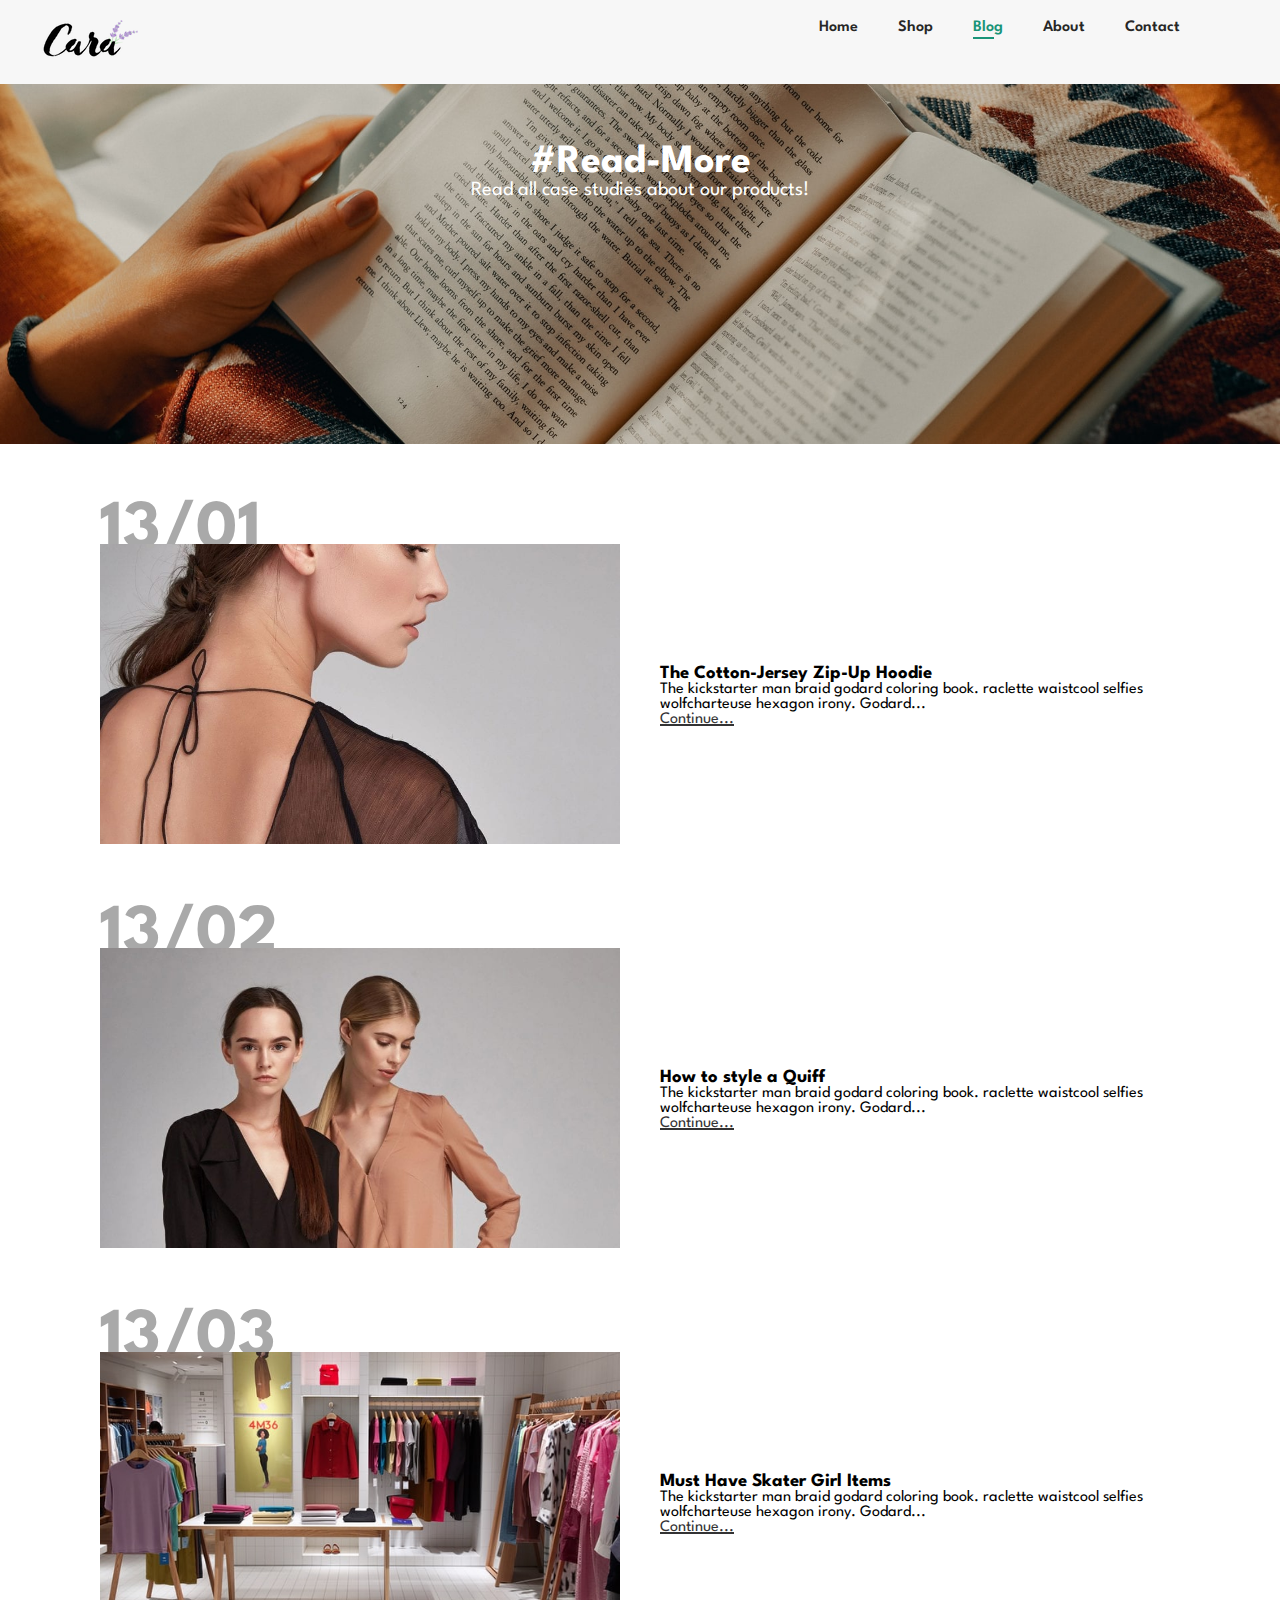
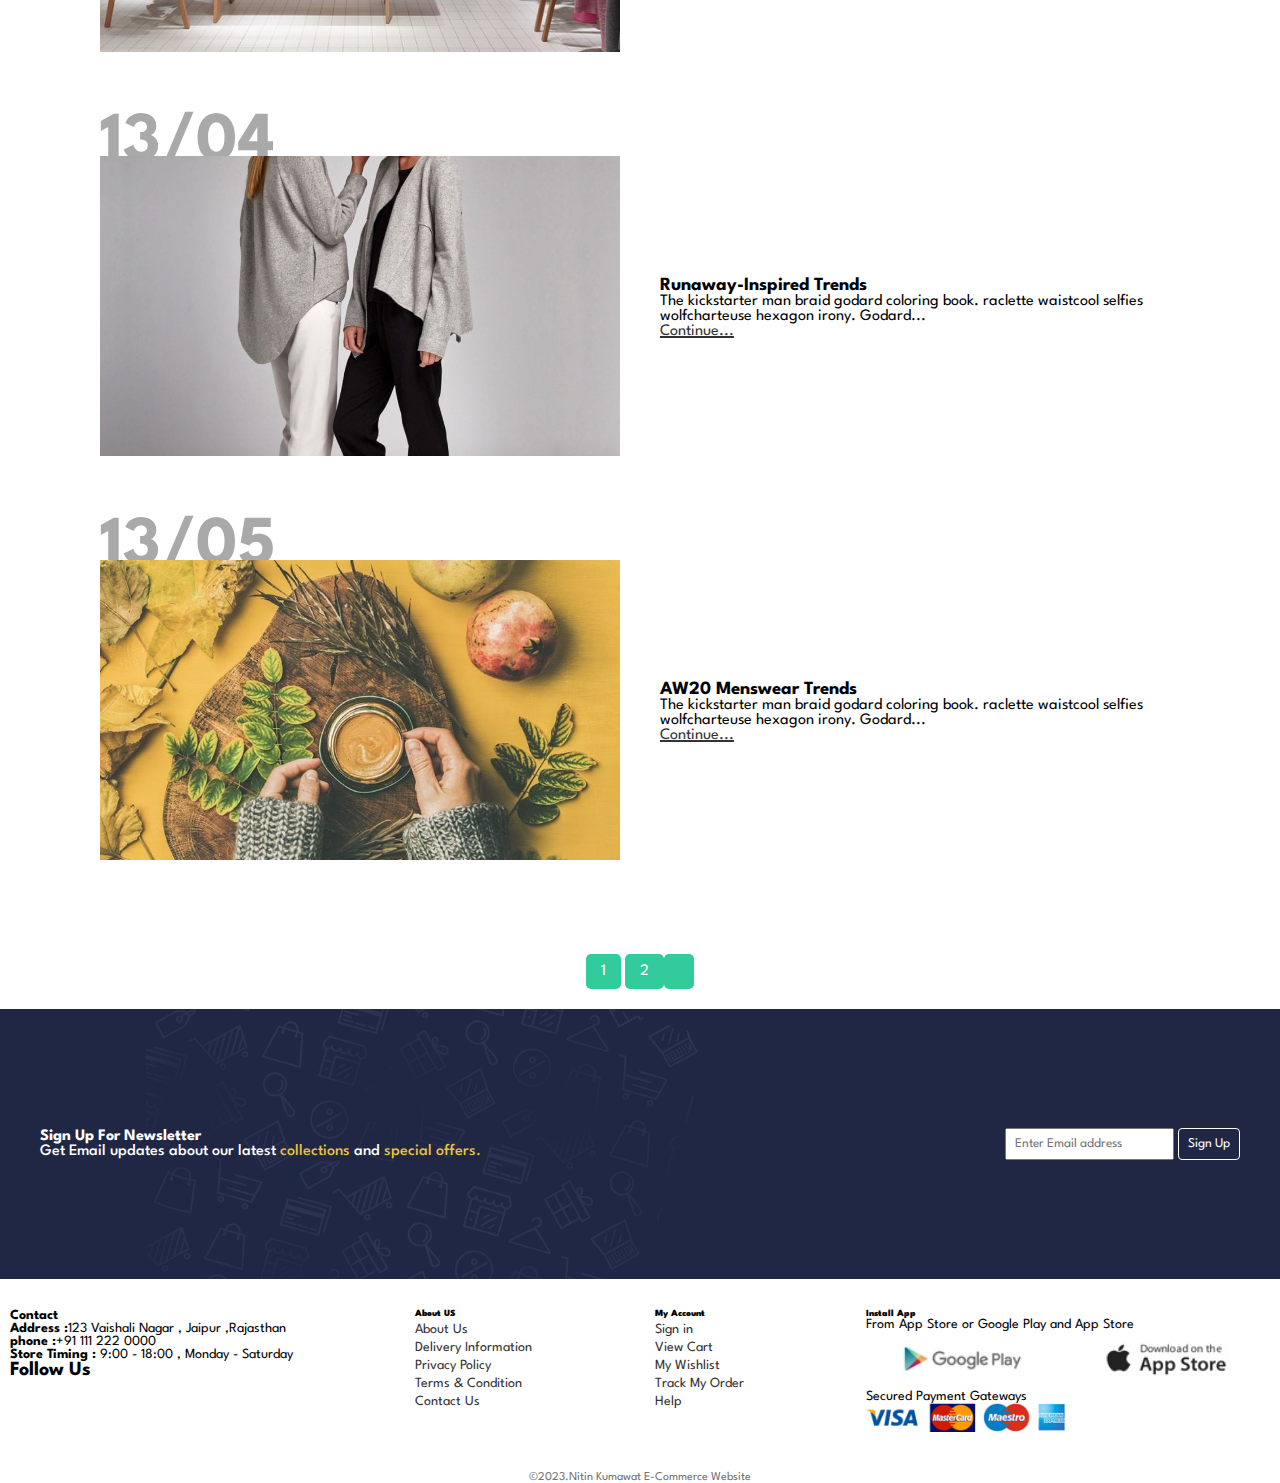
<file: blog.html>
<!DOCTYPE html>
<html lang="en">

<head>
    <meta charset="UTF-8">
    <meta http-equiv="X-UA-Compatible" content="IE=edge">
    <meta name="viewport" content="width=device-width, initial-scale=1.0">
    <title>E-Commerce Website</title>
    <link rel="stylesheet" href="style.css">
    <link rel="icon" type="image/png" href="path-to-your-favicon" />
    <link rel="stylesheet" href="https://cdnjs.cloudflare.com/ajax/libs/font-awesome/6.3.0/css/all.min.css"
        integrity="sha512-SzlrxWUlpfuzQ+pcUCosxcglQRNAq/DZjVsC0lE40xsADsfeQoEypE+enwcOiGjk/bSuGGKHEyjSoQ1zVisanQ=="
        crossorigin="anonymous" referrerpolicy="no-referrer" />
    <link href="https://cdn.jsdelivr.net/npm/bootstrap@5.3.0-alpha1/dist/css/bootstrap.min.css" rel="stylesheet"
        integrity="sha384-GLhlTQ8iRABdZLl6O3oVMWSktQOp6b7In1Zl3/Jr59b6EGGoI1aFkw7cmDA6j6gD" crossorigin="anonymous">
</head>

<body>
    <!--navigation bar-->
    <section id="header">
        <a href="#"><img src="images/logo.png" alt="error"></a>

        <div>
            <ul id="navbar">
                <li><a href="index.html">Home</a></li>
                <li><a href="shop.html">Shop</a></li>
                <li><a class="active" href="blog.html">Blog</a></li>
                <li><a href="about.html">About</a></li>
                <li><a href="contact.html">Contact</a></li>
                <li id="lg-bag"><a href="cart.html"><i class="fas fa-shopping-bag"></i></a></li>    
            </ul>
        </div>
        <div id="mobile">
            <a href="cart.html"><i class="fas fa-shopping-bag"></i></a>
            <i id="bar" class="fas fa-outdent"></i>
        
        </div>
    </section>
    <!--navigation bar ended-->


    <!--first section-->
    <section id="page_header" class="blog-header">

        <h2 class="s1_heading">#Read-More</h2>

        <p class="s1_heading1">Read all case studies about our products!</p>

    </section>
    <!--end of first section-->


    <section id="blog">
        <div class="blogbox">
            <div class="blogimg">
                <img src="images/blog/b1.jpg" alt="error">
            </div>
            <div class="blog-details">
                <h3> The Cotton-Jersey Zip-Up Hoodie</h3>
                <p>The kickstarter man braid godard coloring book. raclette
                    waistcool selfies wolfcharteuse hexagon irony.
                    Godard...
                </p>
                <a href="#">Continue...</a>
            </div>
            <h1>13/01</h1>
        </div>

        <div class="blogbox">
            <div class="blogimg">
                <img src="images/blog/b2.jpg" alt="error">
            </div>
            <div class="blog-details">
                <h3>How to style a Quiff</h3>
                <p>The kickstarter man braid godard coloring book. raclette
                    waistcool selfies wolfcharteuse hexagon irony.
                    Godard...
                </p>
                <a href="#">Continue...</a>
            </div>
            <h1>13/02</h1>
        </div>

        <div class="blogbox">
            <div class="blogimg">
                <img src="images/blog/b3.jpg" alt="error">
            </div>
            <div class="blog-details">
                <h3>Must Have Skater Girl Items</h3>
                <p>The kickstarter man braid godard coloring book. raclette
                    waistcool selfies wolfcharteuse hexagon irony.
                    Godard...
                </p>
                <a href="#">Continue...</a>
            </div>
            <h1>13/03</h1>
        </div>

        <div class="blogbox">
            <div class="blogimg">
                <img src="images/blog/b4.jpg" alt="error">
            </div>
            <div class="blog-details">
                <h3>Runaway-Inspired Trends</h3>
                <p>The kickstarter man braid godard coloring book. raclette
                    waistcool selfies wolfcharteuse hexagon irony.
                    Godard...
                </p>
                <a href="#">Continue...</a>
            </div>
            <h1>13/04</h1>
        </div>

         <div class="blogbox">
            <div class="blogimg">
                <img src="images/blog/b6.jpg" alt="error">
            </div>
            <div class="blog-details">
                <h3>AW20 Menswear Trends</h3>
                <p>The kickstarter man braid godard coloring book. raclette
                    waistcool selfies wolfcharteuse hexagon irony.
                    Godard...
                </p>
                <a href="#">Continue...</a>
            </div>
            <h1>13/05</h1>
        </div>
    </section>



    <section id="pagination" class="sec-product">
        <a href="#">1</a>
        <a href="#">2</a>
        <a href="#"><i class="fas fa-long-arrow-alt-right"></i></a>
    </section>

    <!--newsletter section-->
    <section id="newsletter">
        <div class="newstext">
            <h4>Sign Up For Newsletter</h4>
            <p>Get Email updates about our latest <span>collections</span> and <span> special offers.</span></p>
        </div>
        <div class="form">
            <input type="text" placeholder="Enter Email address">
            <button>Sign Up</button>
        </div>
    </section>
    <!-- end of newsletter section-->

    <!--End section of website-->
    <section id="section-p1">
        <div class="col1">
            <h4>Contact</h4>
            <p><strong>Address :</strong>123 Vaishali Nagar , Jaipur ,Rajasthan</p>
            <p><strong>phone :</strong>+91 111 222 0000</p>
            <p><strong>Store Timing :</strong> 9:00 - 18:00 , Monday - Saturday</p>

            <div class="socialmedia">
                <h3>Follow Us</h3>
                <a href="#"><i class="fab fa-facebook"></i></a>
                <a href="#"><i class="fab fa-instagram"></i></a>
                <a href="#"><i class="fab fa-twitter"></i></a>
                <a href="#"><i class="fab fa-youtube"></i></a>
                <a href="#"><i class="fab fa-pinterest"></i></a>
            </div>
        </div>
        <div class="col2">
            <h6><strong>About US</strong></h6>
            <a href="#">About Us</a>
            <a href="#">Delivery Information</a>
            <a href="#">Privacy Policy</a>
            <a href="#">Terms & Condition</a>
            <a href="#">Contact Us</a>

        </div>

        <div class="col3">
            <h6><strong>My Account</strong></h6>
            <a href="#">Sign in</a>
            <a href="#">View Cart</a>
            <a href="#">My Wishlist</a>
            <a href="#">Track My Order</a>
            <a href="#">Help</a>
        </div>
        <div class="col4">
            <h6><strong>Install App</strong></h6>
            <p>From App Store or Google Play and App Store</p>

            <div class="row">
                <img src="images/app store/play.jpg" alt="error">
                <img src="images/app store/app.jpg" alt="error">
            </div>
            <p>Secured Payment Gateways</p>
            <img src="images/app store/pay.png " class="payment" alt="error">
        </div>
    </section>
    <!--End section of website-->
    <!--footer-->
    <footer class="copyright">
        <p>
            ©2023.Nitin Kumawat E-Commerce Website
        </p>
        </div>
        <!--footer-->

        <script src="script.js"></script>
        <script src="https://cdn.jsdelivr.net/npm/bootstrap@5.3.0-alpha1/dist/js/bootstrap.bundle.min.js"
            integrity="sha384-w76AqPfDkMBDXo30jS1Sgez6pr3x5MlQ1ZAGC+nuZB+EYdgRZgiwxhTBTkF7CXvN"
            crossorigin="anonymous"></script>
</body>

</html>
</file>
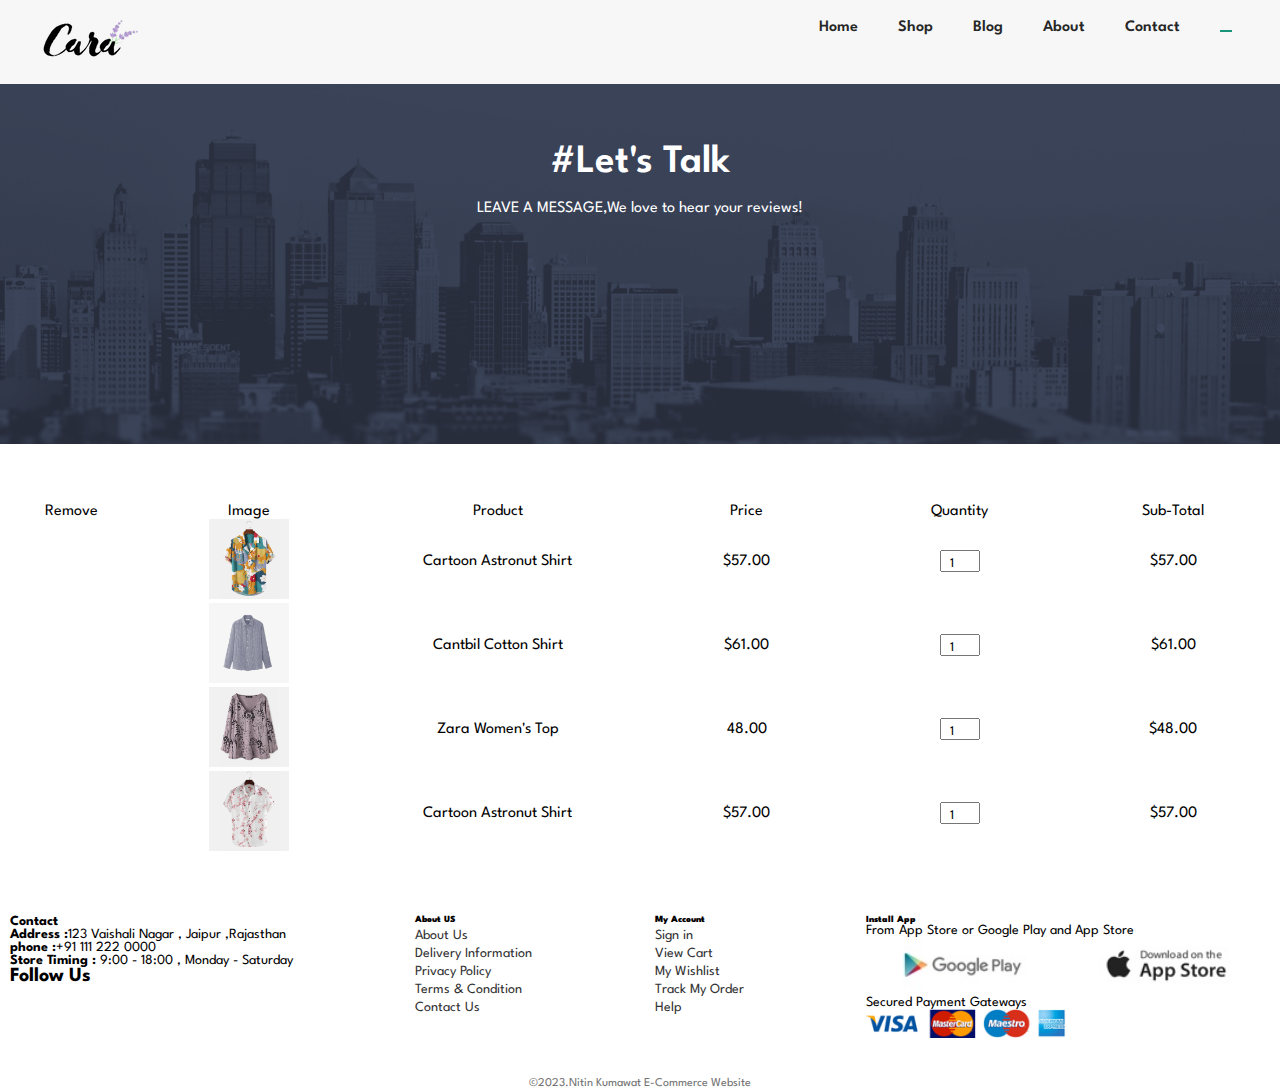
<file: cart.html>
<!DOCTYPE html>
<html lang="en">

<head>
    <meta charset="UTF-8">
    <meta http-equiv="X-UA-Compatible" content="IE=edge">
    <meta name="viewport" content="width=device-width, initial-scale=1.0">
    <title>E-Commerce Website</title>
    <link rel="stylesheet" href="style.css">
    <link rel="icon" type="image/png" href="path-to-your-favicon" />
    <link rel="stylesheet" href="https://cdnjs.cloudflare.com/ajax/libs/font-awesome/6.3.0/css/all.min.css"
        integrity="sha512-SzlrxWUlpfuzQ+pcUCosxcglQRNAq/DZjVsC0lE40xsADsfeQoEypE+enwcOiGjk/bSuGGKHEyjSoQ1zVisanQ=="
        crossorigin="anonymous" referrerpolicy="no-referrer" />
    <link href="https://cdn.jsdelivr.net/npm/bootstrap@5.3.0-alpha1/dist/css/bootstrap.min.css" rel="stylesheet"
        integrity="sha384-GLhlTQ8iRABdZLl6O3oVMWSktQOp6b7In1Zl3/Jr59b6EGGoI1aFkw7cmDA6j6gD" crossorigin="anonymous">
</head>

<body>
    <!--navigation bar-->
    <section id="header">
        <a href="#"><img src="images/logo.png" alt="error"></a>

        <div>
            <ul id="navbar">
                <li><a href="index.html">Home</a></li>
                <li><a href="shop.html">Shop</a></li>
                <li><a href="blog.html">Blog</a></li>
                <li><a href="about.html">About</a></li>
                <li><a href="contact.html">Contact</a></li>
                <li id="lg-bag"><a  class="active" href="cart.html"><i class="fas fa-shopping-bag"></i></a></li>
            </ul>
        </div>
        <div id="mobile">
            <a href="cart.html"><i class="fas fa-shopping-bag"></i></a>
            <i id="bar" class="fas fa-outdent"></i>

        </div>
    </section>
    <!--navigation bar ended-->

    <!--first section-->
    <section id="about-header" class="blog-header">

        <h2 class="s1_heading">#Let's Talk</h2>

        <p class="s1_heading1">LEAVE A MESSAGE,We love to hear your reviews!
        </p>

    </section>

    <section id="cart" class="section-p1">
        <table width="100%">
            <thead>
                <tr>
                    <td>Remove</td>
                    <td>Image</td>
                    <td>Product</td>
                    <td>Price</td>
                    <td>Quantity</td>
                    <td>Sub-Total</td>
                </tr>
            </thead>
            <tbody>
                <tr>
                    <td><a href="#"><i class="fas fa-times-circle"></i></a></td>
                    <td><img src="images/product images/f1.jpg" alt=""></td>
                    <td>Cartoon Astronut Shirt</td>
                    <td>$57.00</td>
                    <td><input type="number" value="1"></td>
                    <td>$57.00</td>
                </tr>
                <tr>
                    <td><a href="#"><i class="fas fa-times-circle"></i></a></td>
                    <td><img src="images/product images/n2.jpg" alt=""></td>
                    <td>Cantbil Cotton Shirt</td>
                    <td>$61.00</td>
                    <td><input type="number" value="1"></td>
                    <td>$61.00</td>
                </tr>
                <tr>
                    <td><a href="#"><i class="fas fa-times-circle"></i></a></td>
                    <td><img src="images/product images/f8.jpg" alt=""></td>
                    <td>Zara Women's Top</td>
                    <td>48.00</td>
                    <td><input type="number" value="1"></td>
                    <td>$48.00</td>
                </tr>
                <tr>
                    <td><a href="#"><i class="fas fa-times-circle"></i></a></td>
                    <td><img src="images/product images/f4.jpg" alt=""></td>
                    <td>Cartoon Astronut Shirt</td>
                    <td>$57.00</td>
                    <td><input type="number" value="1"></td>
                    <td>$57.00</td>
                </tr>
            </tbody>
        </table>
    </section>

    <!--End section of website-->
    <section id="section-p1">
        <div class="col1">
            <h4>Contact</h4>
            <p><strong>Address :</strong>123 Vaishali Nagar , Jaipur ,Rajasthan</p>
            <p><strong>phone :</strong>+91 111 222 0000</p>
            <p><strong>Store Timing :</strong> 9:00 - 18:00 , Monday - Saturday</p>

            <div class="socialmedia">
                <h3>Follow Us</h3>
                <a href="#"><i class="fab fa-facebook"></i></a>
                <a href="#"><i class="fab fa-instagram"></i></a>
                <a href="#"><i class="fab fa-twitter"></i></a>
                <a href="#"><i class="fab fa-youtube"></i></a>
                <a href="#"><i class="fab fa-pinterest"></i></a>
            </div>
        </div>
        <div class="col2">
            <h6><strong>About US</strong></h6>
            <a href="#">About Us</a>
            <a href="#">Delivery Information</a>
            <a href="#">Privacy Policy</a>
            <a href="#">Terms & Condition</a>
            <a href="#">Contact Us</a>

        </div>

        <div class="col3">
            <h6><strong>My Account</strong></h6>
            <a href="#">Sign in</a>
            <a href="#">View Cart</a>
            <a href="#">My Wishlist</a>
            <a href="#">Track My Order</a>
            <a href="#">Help</a>
        </div>
        <div class="col4">
            <h6><strong>Install App</strong></h6>
            <p>From App Store or Google Play and App Store</p>

            <div class="row">
                <img src="images/app store/play.jpg" alt="error">
                <img src="images/app store/app.jpg" alt="error">
            </div>
            <p>Secured Payment Gateways</p>
            <img src="images/app store/pay.png " class="payment" alt="error">
        </div>
    </section>
    <!--End section of website-->
    <!--footer-->
    <footer class="copyright">
        <p>
            ©2023.Nitin Kumawat E-Commerce Website
        </p>
        </div>
        <!--footer-->

        <script src="script.js"></script>
        <script src="https://cdn.jsdelivr.net/npm/bootstrap@5.3.0-alpha1/dist/js/bootstrap.bundle.min.js"
            integrity="sha384-w76AqPfDkMBDXo30jS1Sgez6pr3x5MlQ1ZAGC+nuZB+EYdgRZgiwxhTBTkF7CXvN"
            crossorigin="anonymous"></script>
</body>

</html>
</file>
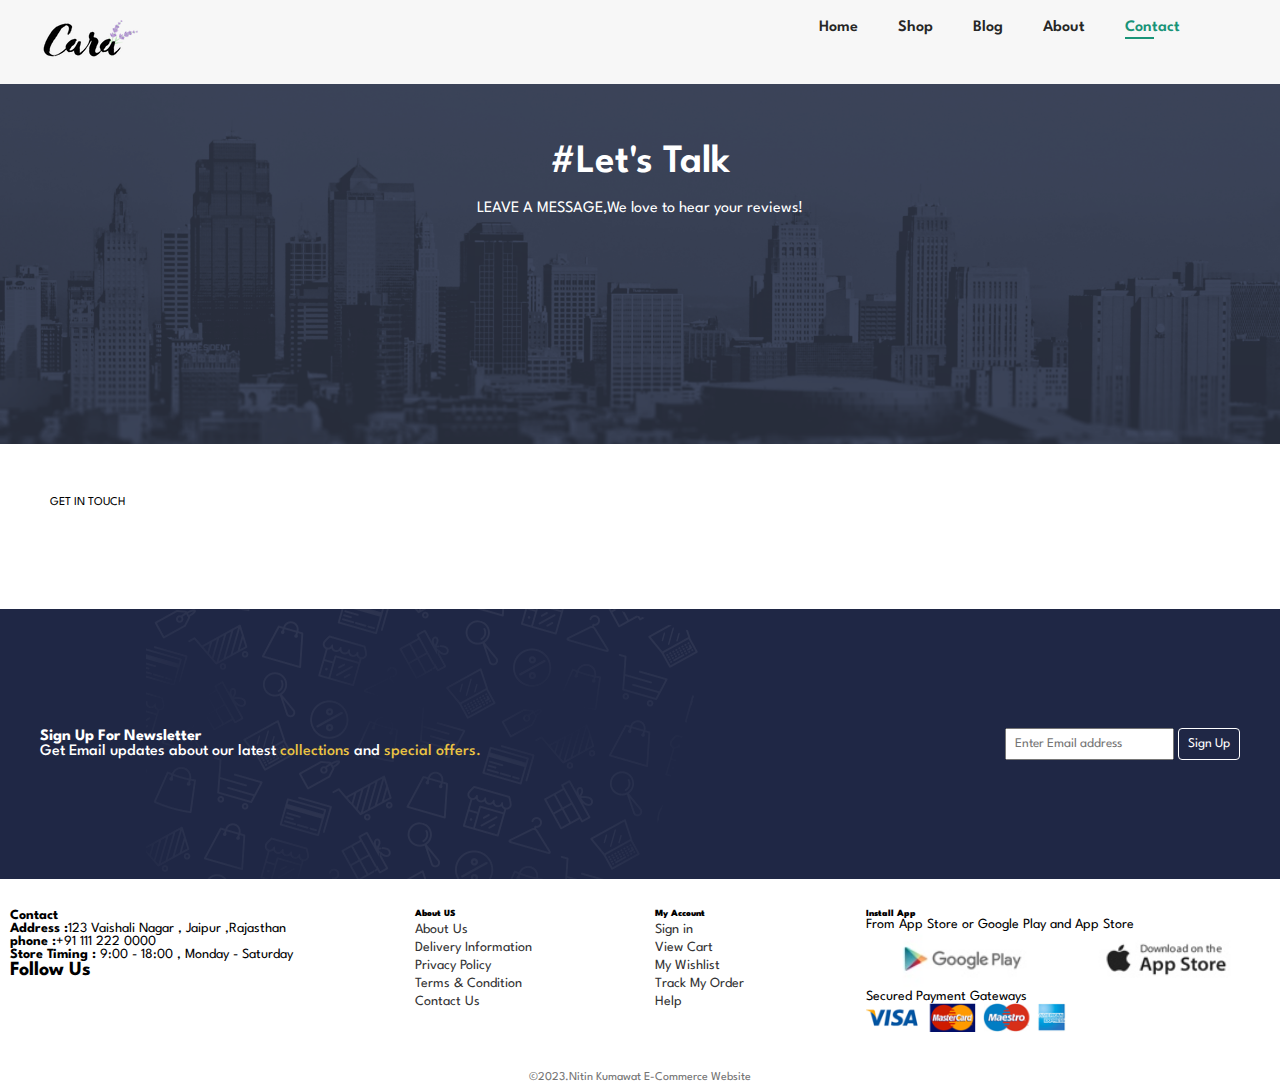
<file: Contact.html>
<!DOCTYPE html>
<html lang="en">

<head>
    <meta charset="UTF-8">
    <meta http-equiv="X-UA-Compatible" content="IE=edge">
    <meta name="viewport" content="width=device-width, initial-scale=1.0">
    <title>E-Commerce Website</title>
    <link rel="stylesheet" href="style.css">
    <link rel="icon" type="image/png" href="path-to-your-favicon" />
    <link rel="stylesheet" href="https://cdnjs.cloudflare.com/ajax/libs/font-awesome/6.3.0/css/all.min.css"
        integrity="sha512-SzlrxWUlpfuzQ+pcUCosxcglQRNAq/DZjVsC0lE40xsADsfeQoEypE+enwcOiGjk/bSuGGKHEyjSoQ1zVisanQ=="
        crossorigin="anonymous" referrerpolicy="no-referrer" />
    <link href="https://cdn.jsdelivr.net/npm/bootstrap@5.3.0-alpha1/dist/css/bootstrap.min.css" rel="stylesheet"
        integrity="sha384-GLhlTQ8iRABdZLl6O3oVMWSktQOp6b7In1Zl3/Jr59b6EGGoI1aFkw7cmDA6j6gD" crossorigin="anonymous">
</head>

<body>
    <!--navigation bar-->
    <section id="header">
        <a href="#"><img src="images/logo.png" alt="error"></a>

        <div>
            <ul id="navbar">
                <li><a href="index.html">Home</a></li>
                <li><a href="shop.html">Shop</a></li>
                <li><a href="blog.html">Blog</a></li>
                <li><a  href="about.html">About</a></li>
                <li><a  class="active" href="contact.html">Contact</a></li>
                <li id="lg-bag"><a href="cart.html"><i class="fas fa-shopping-bag"></i></a></li>
            </ul>
        </div>
        <div id="mobile">
            <a href="cart.html"><i class="fas fa-shopping-bag"></i></a>
            <i id="bar" class="fas fa-outdent"></i>

        </div>
    </section>
    <!--navigation bar ended-->

    <!--first section-->
    <section id="about-header" class="blog-header">

        <h2 class="s1_heading">#Let's Talk</h2>

        <p class="s1_heading1">LEAVE A MESSAGE,We love to hear your reviews!
        </p>

    </section>

    <section id="contact-details" class="section-p1">
            <div class="details">
                <span>GET IN TOUCH</span>
                
            </div>
    </section>


    <!--newsletter section-->
    <section id="newsletter" class="section-p1">
        <div class="newstext">
            <h4>Sign Up For Newsletter</h4>
            <p>Get Email updates about our latest <span>collections</span> and <span> special offers.</span></p>
        </div>
        <div class="form">
            <input type="text" placeholder="Enter Email address">
            <button>Sign Up</button>
        </div>
    </section>
    <!-- end of newsletter section-->

    <!--End section of website-->
    <section id="section-p1">
        <div class="col1">
            <h4>Contact</h4>
            <p><strong>Address :</strong>123 Vaishali Nagar , Jaipur ,Rajasthan</p>
            <p><strong>phone :</strong>+91 111 222 0000</p>
            <p><strong>Store Timing :</strong> 9:00 - 18:00 , Monday - Saturday</p>

            <div class="socialmedia">
                <h3>Follow Us</h3>
                <a href="#"><i class="fab fa-facebook"></i></a>
                <a href="#"><i class="fab fa-instagram"></i></a>
                <a href="#"><i class="fab fa-twitter"></i></a>
                <a href="#"><i class="fab fa-youtube"></i></a>
                <a href="#"><i class="fab fa-pinterest"></i></a>
            </div>
        </div>
        <div class="col2">
            <h6><strong>About US</strong></h6>
            <a href="#">About Us</a>
            <a href="#">Delivery Information</a>
            <a href="#">Privacy Policy</a>
            <a href="#">Terms & Condition</a>
            <a href="#">Contact Us</a>

        </div>

        <div class="col3">
            <h6><strong>My Account</strong></h6>
            <a href="#">Sign in</a>
            <a href="#">View Cart</a>
            <a href="#">My Wishlist</a>
            <a href="#">Track My Order</a>
            <a href="#">Help</a>
        </div>
        <div class="col4">
            <h6><strong>Install App</strong></h6>
            <p>From App Store or Google Play and App Store</p>

            <div class="row">
                <img src="images/app store/play.jpg" alt="error">
                <img src="images/app store/app.jpg" alt="error">
            </div>
            <p>Secured Payment Gateways</p>
            <img src="images/app store/pay.png " class="payment" alt="error">
        </div>
    </section>
    <!--End section of website-->
    <!--footer-->
    <footer class="copyright">
        <p>
            ©2023.Nitin Kumawat E-Commerce Website
        </p>
        </div>
        <!--footer-->

        <script src="script.js"></script>
        <script src="https://cdn.jsdelivr.net/npm/bootstrap@5.3.0-alpha1/dist/js/bootstrap.bundle.min.js"
            integrity="sha384-w76AqPfDkMBDXo30jS1Sgez6pr3x5MlQ1ZAGC+nuZB+EYdgRZgiwxhTBTkF7CXvN"
            crossorigin="anonymous"></script>
</body>

</html>
</file>
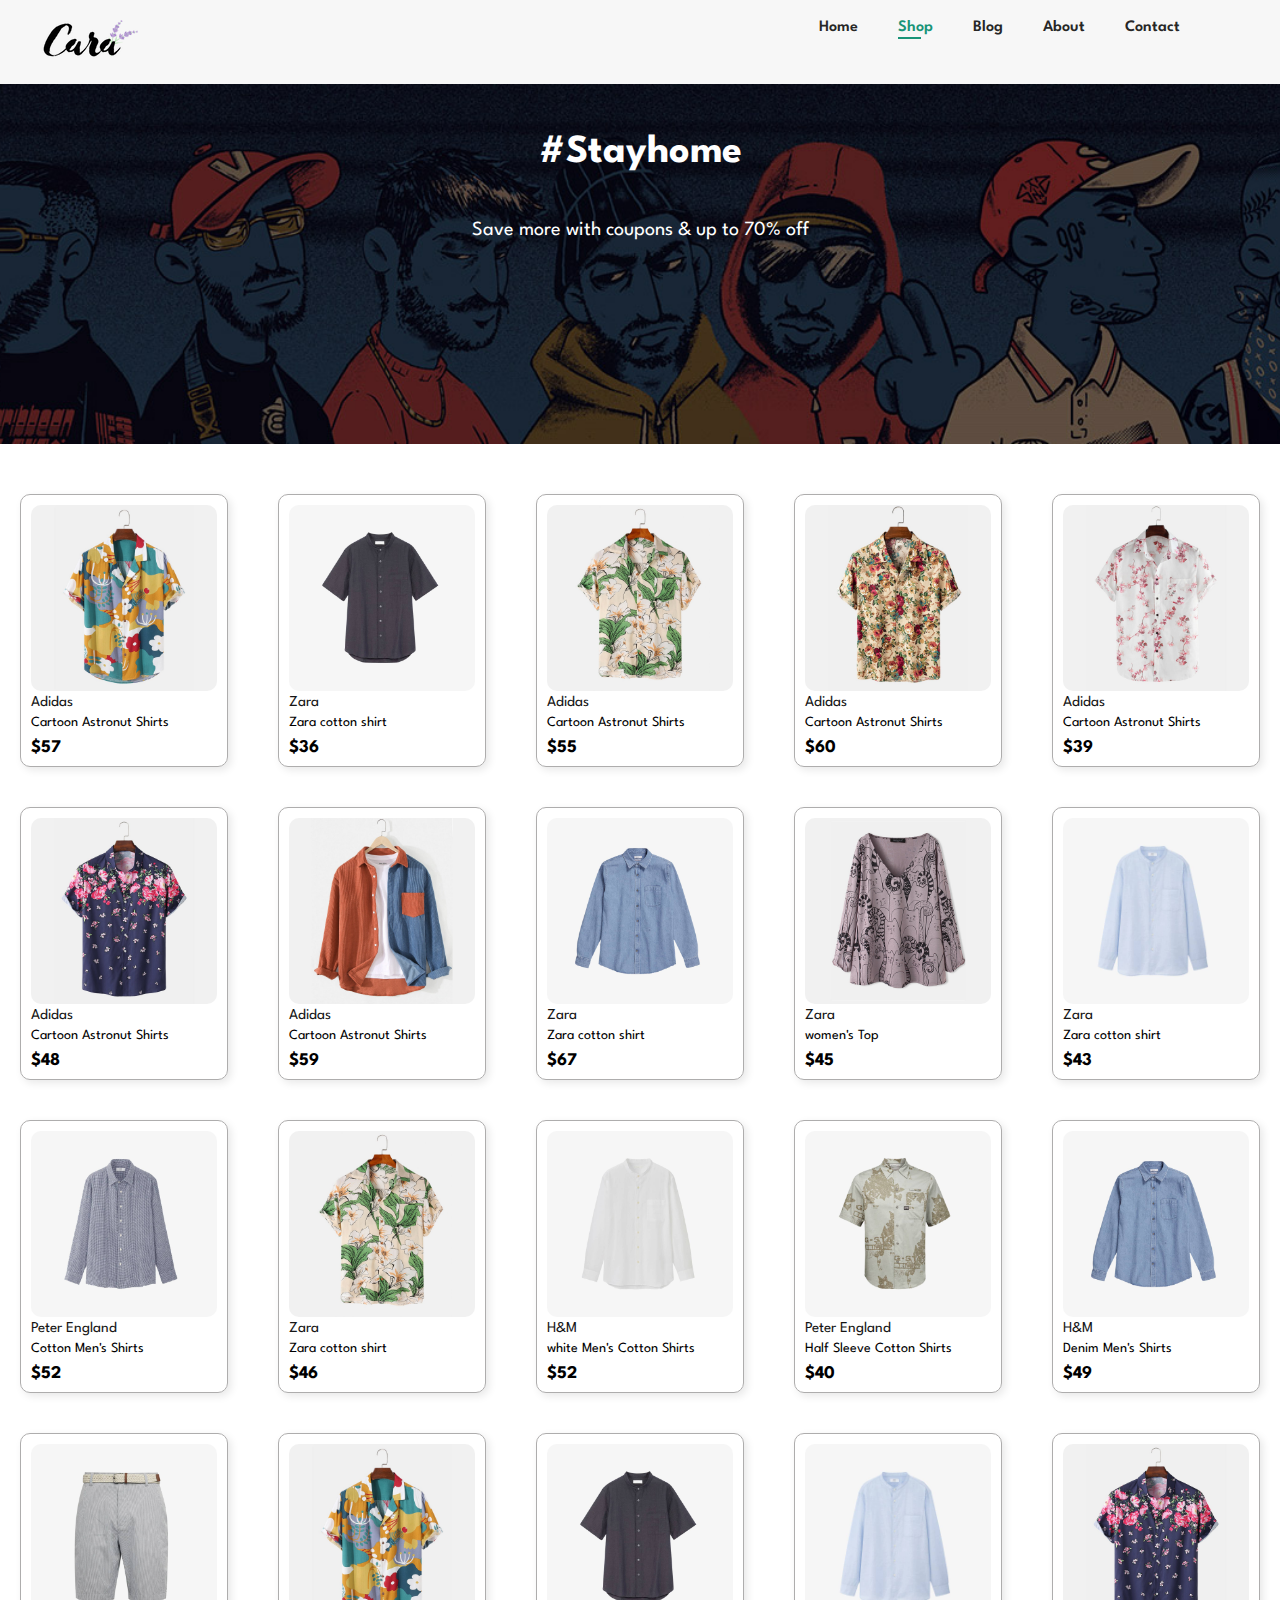
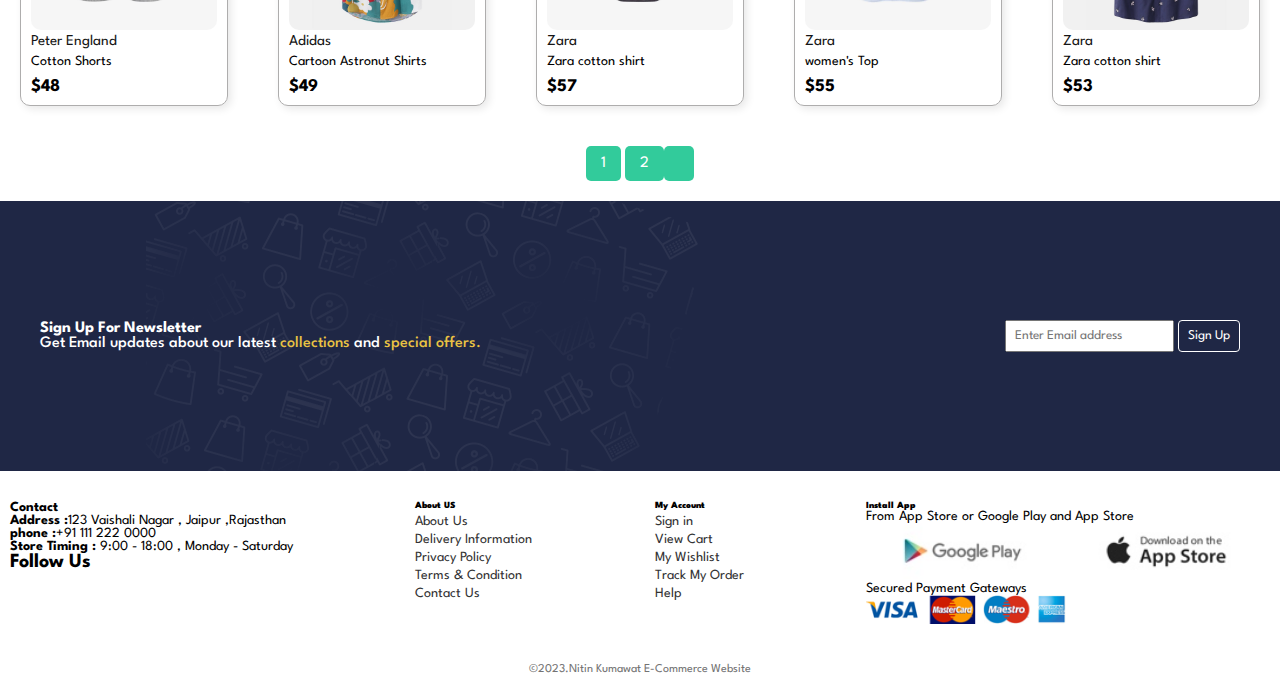
<file: shop.html>
<!DOCTYPE html>
<html lang="en">

<head>
    <meta charset="UTF-8">
    <meta http-equiv="X-UA-Compatible" content="IE=edge">
    <meta name="viewport" content="width=device-width, initial-scale=1.0">
    <title>E-Commerce Website</title>
    <link rel="stylesheet" href="style.css">
    <link rel="icon" type="image/png" href="path-to-your-favicon" />
    <link rel="stylesheet" href="https://cdnjs.cloudflare.com/ajax/libs/font-awesome/6.3.0/css/all.min.css"
        integrity="sha512-SzlrxWUlpfuzQ+pcUCosxcglQRNAq/DZjVsC0lE40xsADsfeQoEypE+enwcOiGjk/bSuGGKHEyjSoQ1zVisanQ=="
        crossorigin="anonymous" referrerpolicy="no-referrer" />
    <link href="https://cdn.jsdelivr.net/npm/bootstrap@5.3.0-alpha1/dist/css/bootstrap.min.css" rel="stylesheet"
        integrity="sha384-GLhlTQ8iRABdZLl6O3oVMWSktQOp6b7In1Zl3/Jr59b6EGGoI1aFkw7cmDA6j6gD" crossorigin="anonymous">
</head>

<body>
    <!--navigation bar-->
    <section id="header">
        <a href="#"><img src="images/logo.png" alt="error"></a>

        <div>
            <ul id="navbar">
                <li><a href="index.html">Home</a></li>
                <li><a class="active" href="shop.html">Shop</a></li>
                <li><a href="blog.html">Blog</a></li>
                <li><a href="about.html">About</a></li>
                <li><a href="contact.html">Contact</a></li>
                <li id="lg-bag"><a href="cart.html"><i class="fas fa-shopping-bag"></i></a></li>    
            </ul>
        </div>
        <div id="mobile">
            <a href="cart.html"><i class="fas fa-shopping-bag"></i></a>
            <i id="bar" class="fas fa-outdent"></i>
        
        </div>
    </section>
    <!--navigation bar ended-->


    <!--first section-->
    <section id="page-header" class="first_section">

        <h2 class="s1_heading">#Stayhome</h2>

        <p class="s1_heading1">Save more with coupons & up to 70% off</p>

    </section>
    <!--end of first section-->

    <!--feature products-->
    <section id="product1" class="sec-product">
        <div class="product-container">
            <div class="product" onclick="window.location.href='shop_product.html' " style="width: 13rem;">
                <img src="images/product images/f1.jpg" class="card-img-top" alt="error">
                <div class="card-body">
                    <span>Adidas</span>
                    <p>
                        Cartoon Astronut Shirts
                    </p>
                    <i class="fas fa-star"></i>
                    <i class="fas fa-star"></i>
                    <i class="fas fa-star"></i>
                    <i class="fas fa-star"></i>
                    <i class="fas fa-star"></i>
                    <h4>$57</h4>

                    <a href="#"><i class="fas fa-shopping-cart"></i></a>
                </div>
            </div>

            <div class="product" style="width: 13rem;">
                <img src="images/product images/n8.jpg" class="card-img-top" alt="error">
                <div class="card-body">
                    <span>Zara</span>
                    <p>
                        Zara cotton shirt
                    </p>
                    <i class="fas fa-star"></i>
                    <i class="fas fa-star"></i>
                    <i class="fas fa-star"></i>
                    <i class="fas fa-star"></i>
                    <h4>$36</h4>

                    <a href="#"><i class="fas fa-shopping-cart"></i></a>
                </div>
            </div>

            <div class="product" style="width: 13rem;">
                <img src="images/product images/f2.jpg" class="card-img-top" alt="error">
                <div class="card-body">
                    <span>Adidas</span>
                    <p>
                        Cartoon Astronut Shirts
                    </p>
                    <i class="fas fa-star"></i>
                    <i class="fas fa-star"></i>
                    <i class="fas fa-star"></i>

                    <h4>$55</h4>

                    <a href="#"><i class="fas fa-shopping-cart"></i></a>
                </div>
            </div>

            <div class="product" style="width: 13rem;">
                <img src="images/product images/f3.jpg" class="card-img-top" alt="error">
                <div class="card-body">
                    <span>Adidas</span>
                    <p>
                        Cartoon Astronut Shirts
                    </p>
                    <i class="fas fa-star"></i>
                    <i class="fas fa-star"></i>
                    <i class="fas fa-star"></i>
                    <i class="fas fa-star"></i>
                    <i class="fas fa-star"></i>
                    <h4>$60</h4>

                    <a href="#"><i class="fas fa-shopping-cart"></i></a>
                </div>
            </div>

            <div class="product" style="width: 13rem;">
                <img src="images/product images/f4.jpg" class="card-img-top" alt="error">
                <div class="card-body">
                    <span>Adidas</span>
                    <p>
                        Cartoon Astronut Shirts
                    </p>
                    <i class="fas fa-star"></i>
                    <i class="fas fa-star"></i>
                    <i class="fas fa-star"></i>

                    <h4>$39</h4>

                    <a href="#"><i class="fas fa-shopping-cart"></i></a>
                </div>
            </div>

            <div class="product" style="width: 13rem;">
                <img src="images/product images/f5.jpg" class="card-img-top" alt="error">
                <div class="card-body">
                    <span>Adidas</span>
                    <p>
                        Cartoon Astronut Shirts
                    </p>
                    <i class="fas fa-star"></i>
                    <i class="fas fa-star"></i>
                    <i class="fas fa-star"></i>
                    <i class="fas fa-star"></i>
                    <i class="fas fa-star"></i>
                    <h4>$48</h4>

                    <a href="#"><i class="fas fa-shopping-cart"></i></a>
                </div>
            </div>

            <div class="product" style="width: 13rem;">
                <img src="images/product images/f6.jpg" class="card-img-top" alt="error">
                <div class="card-body">
                    <span>Adidas</span>
                    <p>
                        Cartoon Astronut Shirts
                    </p>
                    <i class="fas fa-star"></i>
                    <i class="fas fa-star"></i>
                    <i class="fas fa-star"></i>
                    <i class="fas fa-star"></i>
                    <i class="fas fa-star"></i>
                    <h4>$59</h4>

                    <a href="#"><i class="fas fa-shopping-cart"></i></a>
                </div>
            </div>

            <div class="product" style="width: 13rem;">
                <img src="images/product images/n5.jpg" class="card-img-top" alt="error">
                <div class="card-body">
                    <span>Zara</span>
                    <p>
                        Zara cotton shirt
                    </p>
                    <i class="fas fa-star"></i>
                    <i class="fas fa-star"></i>
                    <i class="fas fa-star"></i>
                    <i class="fas fa-star"></i>
                    <i class="fas fa-star"></i>
                    <h4>$67</h4>

                    <a href="#"><i class="fas fa-shopping-cart"></i></a>
                </div>
            </div>

            <div class="product" style="width: 13rem;">
                <img src="images/product images/f8.jpg" class="card-img-top" alt="error">
                <div class="card-body">
                    <span>Zara</span>
                    <p>
                        women's Top
                    </p>
                    <i class="fas fa-star"></i>
                    <i class="fas fa-star"></i>
                    <i class="fas fa-star"></i>
                    <i class="fas fa-star"></i>

                    <h4>$45</h4>

                    <a href="#"><i class="fas fa-shopping-cart"></i></a>
                </div>
            </div>

            <div class="product" style="width: 13rem;">
                <img src="images/product images/n1.jpg" class="card-img-top" alt="error">
                <div class="card-body">
                    <span>Zara</span>
                    <p>
                        Zara cotton shirt
                    </p>
                    <i class="fas fa-star"></i>
                    <i class="fas fa-star"></i>
                    <i class="fas fa-star"></i>
                    <i class="fas fa-star"></i>
                    <h4>$43</h4>

                    <a href="#"><i class="fas fa-shopping-cart"></i></a>
                </div>
            </div>
     <!--fffffffffffffffffffffffffffffffffffffffffffffffffffffffffffffffffffffffffffffffffffff-->
            <div class="product" style="width: 13rem;">
                <img src="images/product images/n2.jpg" class="card-img-top" alt="error">
                <div class="card-body">
                    <span>Peter England</span>
                    <p>
                        Cotton Men's Shirts
                    </p>
                    <i class="fas fa-star"></i>
                    <i class="fas fa-star"></i>
                    <i class="fas fa-star"></i>
                    <i class="fas fa-star"></i>
                    <i class="fas fa-star"></i>
                    <h4>$52</h4>

                    <a href="#"><i class="fas fa-shopping-cart"></i></a>
                </div>
            </div>

            <div class="product" style="width: 13rem;">
                <img src="images/product images/f2.jpg" class="card-img-top" alt="error">
                <div class="card-body">
                    <span>Zara</span>
                    <p>
                        Zara cotton shirt
                    </p>
                    <i class="fas fa-star"></i>
                    <i class="fas fa-star"></i>
                    <i class="fas fa-star"></i>
                    <i class="fas fa-star"></i>
                    <h4>$46</h4>

                    <a href="#"><i class="fas fa-shopping-cart"></i></a>
                </div>
            </div>

            <div class="product" style="width: 13rem;">
                <img src="images/product images/n3.jpg" class="card-img-top" alt="error">
                <div class="card-body">
                    <span>H&M</span>
                    <p>
                        white Men's Cotton Shirts
                    </p>
                    <i class="fas fa-star"></i>
                    <i class="fas fa-star"></i>
                    <i class="fas fa-star"></i>

                    <h4>$52</h4>

                    <a href="#"><i class="fas fa-shopping-cart"></i></a>
                </div>
            </div>

            <div class="product" style="width: 13rem;">
                <img src="images/product images/n4.jpg" class="card-img-top" alt="error">
                <div class="card-body">
                    <span>Peter England</span>
                    <p>
                        Half Sleeve Cotton Shirts
                    </p>
                    <i class="fas fa-star"></i>
                    <i class="fas fa-star"></i>
                    <i class="fas fa-star"></i>
                    <i class="fas fa-star"></i>
                    <i class="fas fa-star"></i>
                    <h4>$40</h4>

                    <a href="#"><i class="fas fa-shopping-cart"></i></a>
                </div>
            </div>

            <div class="product" style="width: 13rem;">
                <img src="images/product images/n5.jpg" class="card-img-top" alt="error">
                <div class="card-body">
                    <span>H&M</span>
                    <p>
                        Denim Men's Shirts
                    </p>
                    <i class="fas fa-star"></i>
                    <i class="fas fa-star"></i>
                    <i class="fas fa-star"></i>

                    <h4>$49</h4>

                    <a href="#"><i class="fas fa-shopping-cart"></i></a>
                </div>
            </div>

            <div class="product" style="width: 13rem;">
                <img src="images/product images/n6.jpg" class="card-img-top" alt="error">
                <div class="card-body">
                    <span>Peter England</span>
                    <p>
                        Cotton Shorts
                    </p>
                    <i class="fas fa-star"></i>
                    <i class="fas fa-star"></i>
                    <i class="fas fa-star"></i>
                    <i class="fas fa-star"></i>
                    <i class="fas fa-star"></i>
                    <h4>$48</h4>

                    <a href="#"><i class="fas fa-shopping-cart"></i></a>
                </div>
            </div>

            <div class="product" style="width: 13rem;">
                <img src="images/product images/f1.jpg" class="card-img-top" alt="error">
                <div class="card-body">
                    <span>Adidas</span>
                    <p>
                        Cartoon Astronut Shirts
                    </p>
                    <i class="fas fa-star"></i>
                    <i class="fas fa-star"></i>
                    <i class="fas fa-star"></i>
                    <i class="fas fa-star"></i>
                    <i class="fas fa-star"></i>
                    <h4>$49</h4>

                    <a href="#"><i class="fas fa-shopping-cart"></i></a>
                </div>
            </div>

            <div class="product" style="width: 13rem;">
                <img src="images/product images/n8.jpg" class="card-img-top" alt="error">
                <div class="card-body">
                    <span>Zara</span>
                    <p>
                        Zara cotton shirt
                    </p>
                    <i class="fas fa-star"></i>
                    <i class="fas fa-star"></i>
                    <i class="fas fa-star"></i>
                    <i class="fas fa-star"></i>
                    <i class="fas fa-star"></i>
                    <h4>$57</h4>

                    <a href="#"><i class="fas fa-shopping-cart"></i></a>
                </div>
            </div>

            <div class="product" style="width: 13rem;">
                <img src="images/product images/n1.jpg" class="card-img-top" alt="error">
                <div class="card-body">
                    <span>Zara</span>
                    <p>
                        women's Top
                    </p>
                    <i class="fas fa-star"></i>
                    <i class="fas fa-star"></i>
                    <i class="fas fa-star"></i>
                    <i class="fas fa-star"></i>

                    <h4>$55</h4>

                    <a href="#"><i class="fas fa-shopping-cart"></i></a>
                </div>
            </div>

            <div class="product" style="width: 13rem;">
                <img src="images/product images/f5.jpg" class="card-img-top" alt="error">
                <div class="card-body">
                    <span>Zara</span>
                    <p>
                        Zara cotton shirt
                    </p>
                    <i class="fas fa-star"></i>
                    <i class="fas fa-star"></i>
                    <i class="fas fa-star"></i>
                    <i class="fas fa-star"></i>
                    <h4>$53</h4>

                    <a href="#"><i class="fas fa-shopping-cart"></i></a>
                </div>
            </div>
    </Section>


    <section id="pagination" class="sec-product">
        <a href="#">1</a>
        <a href="#">2</a>
        <a href="#"><i class="fas fa-long-arrow-alt-right"></i></a>
    </section>

    <!--newsletter section-->
    <section id="newsletter">
        <div class="newstext">
            <h4>Sign Up For Newsletter</h4>
            <p>Get Email updates about our latest <span>collections</span> and <span> special offers.</span></p>
        </div>
        <div class="form">
            <input type="text" placeholder="Enter Email address">
            <button>Sign Up</button>
        </div>
    </section>
    <!-- end of newsletter section-->

    <!--End section of website-->
    <section id="section-p1">
        <div class="col1">
            <h4>Contact</h4>
            <p><strong>Address :</strong>123 Vaishali Nagar , Jaipur ,Rajasthan</p>
            <p><strong>phone :</strong>+91 111 222 0000</p>
            <p><strong>Store Timing :</strong> 9:00 - 18:00 , Monday - Saturday</p>

            <div class="socialmedia">
                <h3>Follow Us</h3>
                <a href="#"><i class="fab fa-facebook"></i></a>
                <a href="#"><i class="fab fa-instagram"></i></a>
                <a href="#"><i class="fab fa-twitter"></i></a>
                <a href="#"><i class="fab fa-youtube"></i></a>
                <a href="#"><i class="fab fa-pinterest"></i></a>
            </div>
        </div>
        <div class="col2">
            <h6><strong>About US</strong></h6>
            <a href="#">About Us</a>
            <a href="#">Delivery Information</a>
            <a href="#">Privacy Policy</a>
            <a href="#">Terms & Condition</a>
            <a href="#">Contact Us</a>

        </div>

        <div class="col3">
            <h6><strong>My Account</strong></h6>
            <a href="#">Sign in</a>
            <a href="#">View Cart</a>
            <a href="#">My Wishlist</a>
            <a href="#">Track My Order</a>
            <a href="#">Help</a>
        </div>
        <div class="col4">
            <h6><strong>Install App</strong></h6>
            <p>From App Store or Google Play and App Store</p>

            <div class="row">
                <img src="images/app store/play.jpg" alt="error">
                <img src="images/app store/app.jpg" alt="error">
            </div>
            <p>Secured Payment Gateways</p>
            <img src="images/app store/pay.png " class="payment" alt="error">
        </div>
    </section>
    <!--End section of website-->
    <!--footer-->
    <footer class="copyright">
        <p>
            ©2023.Nitin Kumawat E-Commerce Website
        </p>
        </div>
        <!--footer-->

        <script src="script.js"></script>
        <script src="https://cdn.jsdelivr.net/npm/bootstrap@5.3.0-alpha1/dist/js/bootstrap.bundle.min.js"
            integrity="sha384-w76AqPfDkMBDXo30jS1Sgez6pr3x5MlQ1ZAGC+nuZB+EYdgRZgiwxhTBTkF7CXvN"
            crossorigin="anonymous"></script>
</body>

</html>
</file>
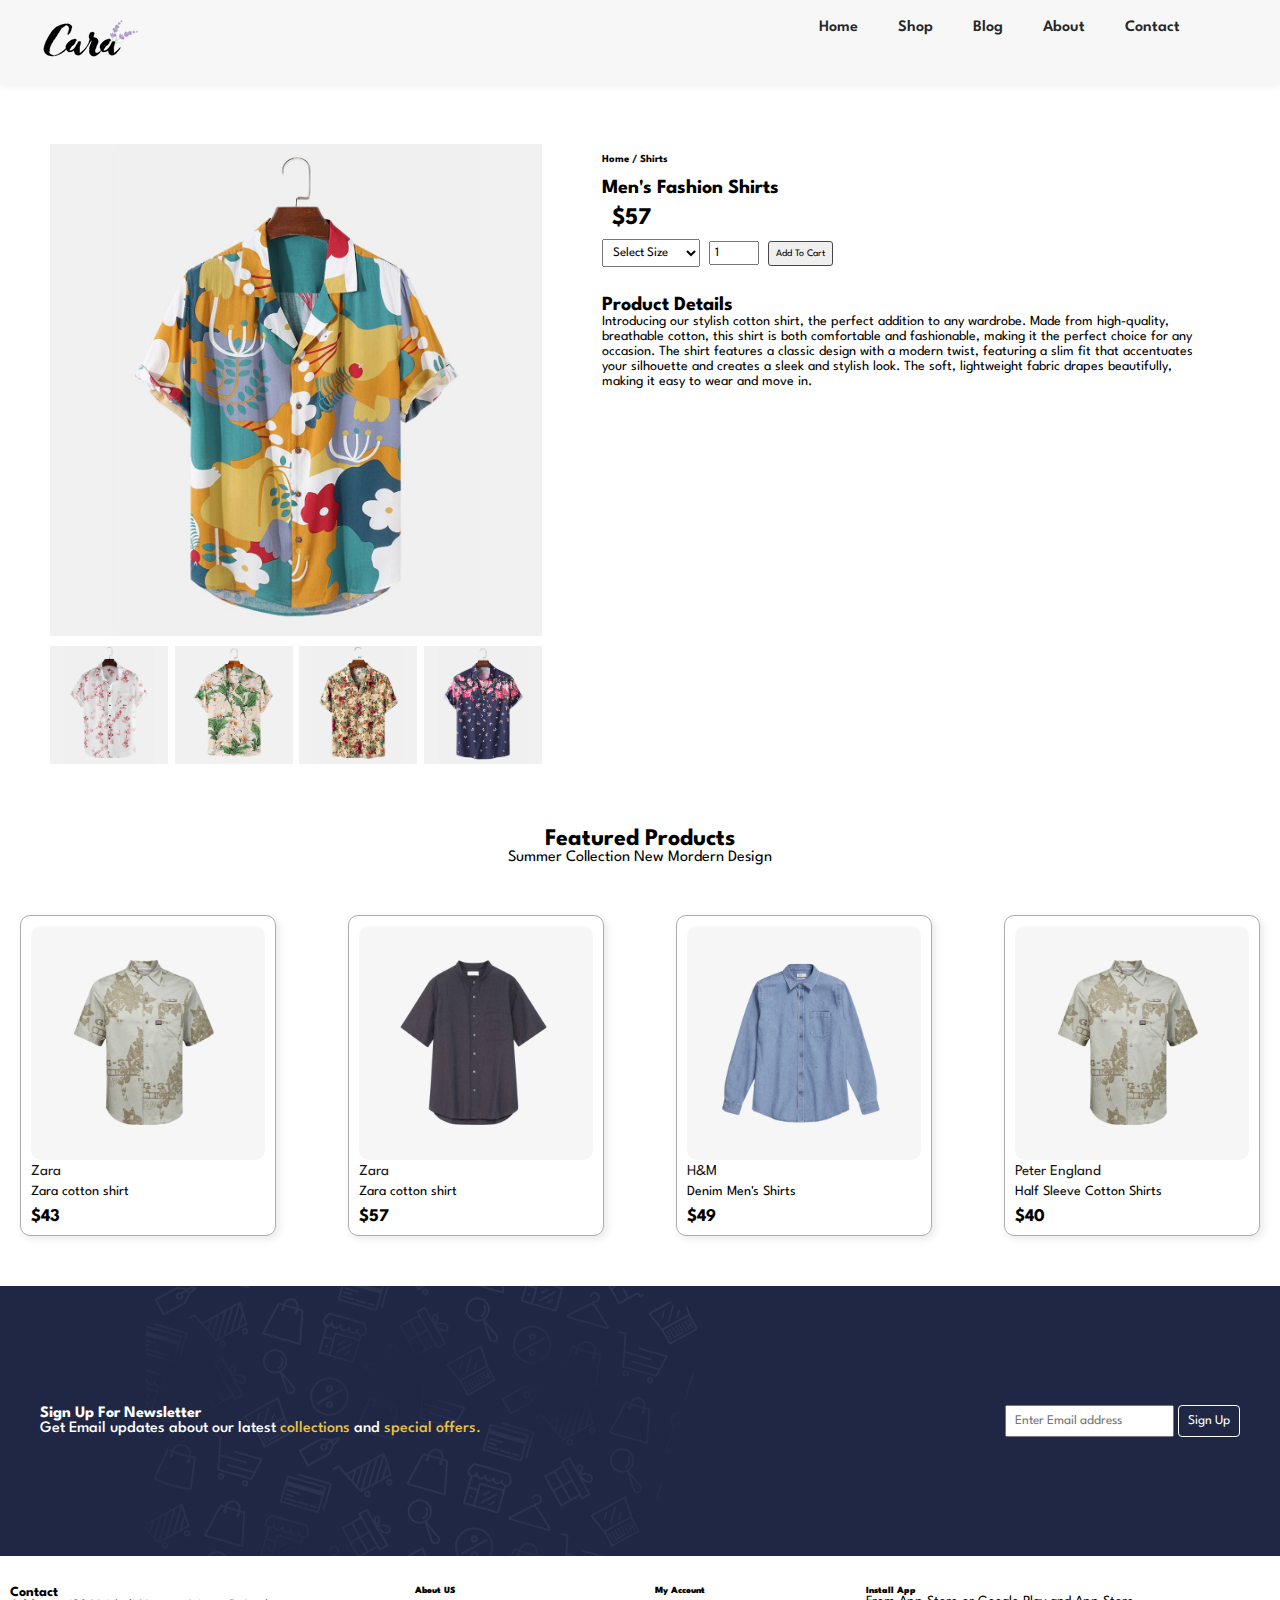
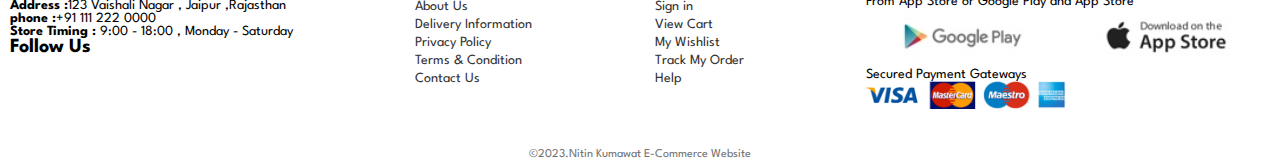
<file: shop_product.html>
<!DOCTYPE html>
<html lang="en">

<head>
    <meta charset="UTF-8">
    <meta http-equiv="X-UA-Compatible" content="IE=edge">
    <meta name="viewport" content="width=device-width, initial-scale=1.0">
    <title>E-Commerce Website</title>
    <link rel="stylesheet" href="style.css">
    <link rel="icon" type="image/png" href="path-to-your-favicon" />
    <link rel="stylesheet" href="https://cdnjs.cloudflare.com/ajax/libs/font-awesome/6.3.0/css/all.min.css"
        integrity="sha512-SzlrxWUlpfuzQ+pcUCosxcglQRNAq/DZjVsC0lE40xsADsfeQoEypE+enwcOiGjk/bSuGGKHEyjSoQ1zVisanQ=="
        crossorigin="anonymous" referrerpolicy="no-referrer" />
    <link href="https://cdn.jsdelivr.net/npm/bootstrap@5.3.0-alpha1/dist/css/bootstrap.min.css" rel="stylesheet"
        integrity="sha384-GLhlTQ8iRABdZLl6O3oVMWSktQOp6b7In1Zl3/Jr59b6EGGoI1aFkw7cmDA6j6gD" crossorigin="anonymous">
</head>

<body>
    <!--navigation bar-->
    <section id="header">
        <a href="#"><img src="images/logo.png" alt="error"></a>

        <div>
            <ul id="navbar">
                <li><a href="index.html">Home</a></li>
                <li><a href="shop.html">Shop</a></li>
                <li><a href="blog.html">Blog</a></li>
                <li><a href="about.html">About</a></li>
                <li><a href="contact.html">Contact</a></li>
                <li id="lg-bag"><a href="cart.html"><i class="fas fa-shopping-bag"></i></a></li>
            </ul>
        </div>
        <div id="mobile">
            <a href="cart.html"><i class="fas fa-shopping-bag"></i></a>
            <i id="bar" class="fas fa-outdent"></i>

        </div>
    </section>
    <!--navigation bar ended-->

    <!--product details-->
    <section id="prodetails" class="product_details">
        <!--img part of product detail-->
        <div class="single-pro-image">
            <img src="images/product images/f1.jpg" width="100%" id=mainimg alt="error">

            <div class="small-img-group">
                <div class="small-img-col">
                    <img src="images/product images/f4.jpg" width="100%" class="small-img" alt="">
                </div>
                <div class="small-img-col">
                    <img src="images/product images/f2.jpg" width="100%" class="small-img" alt="">
                </div>
                <div class="small-img-col">
                    <img src="images/product images/f3.jpg" width="100%" class="small-img" alt="">
                </div>
                <div class="small-img-col">
                    <img src="images/product images/f5.jpg" width="100%" class="small-img" alt="">
                </div>
            </div>
        </div>

        <!--product description part of section-->
        <div class="single-pro-details">
            <h6>Home / Shirts</h6>
            <h4>Men's Fashion Shirts</h4>
            <h2>$57</h2>
            <select>
                <option>Select Size</option>
                <option>Small</option>
                <option>Medium</option>
                <option>Large</option>
                <option>Extra Large</option>
            </select>
            <input type="number" value="1">
            <button>Add To Cart</button>
            <h4>Product Details</h4>
            <span>Introducing our stylish cotton shirt, the perfect addition to any wardrobe. Made from
                high-quality, breathable cotton, this shirt is both comfortable and fashionable, making it the
                perfect choice for any occasion.
                The shirt features a classic design with a modern twist, featuring a slim fit that accentuates your
                silhouette and creates a sleek and stylish look. The soft, lightweight fabric drapes beautifully,
                making it easy to wear and move in.</span>
        </div>
    </section>
    <section id="refrence-products">
        <h2>Featured Products</h2>
        <p>Summer Collection New Mordern Design</p>

        <div class="product-container">

            <div class="product" style="width: 16rem;">
                <img src="images/product images/n4.jpg" class="card-img-top" alt="error">
                <div class="card-body">
                    <span>Zara</span>
                    <p>
                        Zara cotton shirt
                    </p>
                    <i class="fas fa-star"></i>
                    <i class="fas fa-star"></i>
                    <i class="fas fa-star"></i>
                    <i class="fas fa-star"></i>
                    <h4>$43</h4>

                    <a href="#"><i class="fas fa-shopping-cart"></i></a>
                </div>
            </div>

            <div class="product" style="width: 16rem;">
                <img src="images/product images/n8.jpg" class="card-img-top" alt="error">
                <div class="card-body">
                    <span>Zara</span>
                    <p>
                        Zara cotton shirt
                    </p>
                    <i class="fas fa-star"></i>
                    <i class="fas fa-star"></i>
                    <i class="fas fa-star"></i>
                    <i class="fas fa-star"></i>
                    <i class="fas fa-star"></i>
                    <h4>$57</h4>

                    <a href="#"><i class="fas fa-shopping-cart"></i></a>
                </div>
            </div>

            
            <div class="product" style="width: 16rem;">
                <img src="images/product images/n5.jpg" class="card-img-top" alt="error">
                <div class="card-body">
                    <span>H&M</span>
                    <p>
                        Denim Men's Shirts
                    </p>
                    <i class="fas fa-star"></i>
                    <i class="fas fa-star"></i>
                    <i class="fas fa-star"></i>

                    <h4>$49</h4>

                    <a href="#"><i class="fas fa-shopping-cart"></i></a>
                </div>
            </div>

            
            <div class="product" style="width: 16rem;">
                <img src="images/product images/n4.jpg" class="card-img-top" alt="error">
                <div class="card-body">
                    <span>Peter England</span>
                    <p>
                        Half Sleeve Cotton Shirts
                    </p>
                    <i class="fas fa-star"></i>
                    <i class="fas fa-star"></i>
                    <i class="fas fa-star"></i>
                    <i class="fas fa-star"></i>
                    <i class="fas fa-star"></i>
                    <h4>$40</h4>

                    <a href="#"><i class="fas fa-shopping-cart"></i></a>
                </div>
            </div>

        </div>

        
    </section>

    <!--product details-->

    <!--newsletter section-->
    <section id="newsletter">
        <div class="newstext">
            <h4>Sign Up For Newsletter</h4>
            <p>Get Email updates about our latest <span>collections</span> and <span> special offers.</span></p>
        </div>
        <div class="form">
            <input type="text" placeholder="Enter Email address">
            <button>Sign Up</button>
        </div>
    </section>
    <!-- end of newsletter section-->

    <!--End section of website-->
    <section id="section-p1">
        <div class="col1">
            <h4>Contact</h4>
            <p><strong>Address :</strong>123 Vaishali Nagar , Jaipur ,Rajasthan</p>
            <p><strong>phone :</strong>+91 111 222 0000</p>
            <p><strong>Store Timing :</strong> 9:00 - 18:00 , Monday - Saturday</p>

            <div class="socialmedia">
                <h3>Follow Us</h3>
                <a href="#"><i class="fab fa-facebook"></i></a>
                <a href="#"><i class="fab fa-instagram"></i></a>
                <a href="#"><i class="fab fa-twitter"></i></a>
                <a href="#"><i class="fab fa-youtube"></i></a>
                <a href="#"><i class="fab fa-pinterest"></i></a>
            </div>
        </div>
        <div class="col2">
            <h6><strong>About US</strong></h6>
            <a href="#">About Us</a>
            <a href="#">Delivery Information</a>
            <a href="#">Privacy Policy</a>
            <a href="#">Terms & Condition</a>
            <a href="#">Contact Us</a>

        </div>

        <div class="col3">
            <h6><strong>My Account</strong></h6>
            <a href="#">Sign in</a>
            <a href="#">View Cart</a>
            <a href="#">My Wishlist</a>
            <a href="#">Track My Order</a>
            <a href="#">Help</a>
        </div>
        <div class="col4">
            <h6><strong>Install App</strong></h6>
            <p>From App Store or Google Play and App Store</p>

            <div class="row">
                <img src="images/app store/play.jpg" alt="error">
                <img src="images/app store/app.jpg" alt="error">
            </div>
            <p>Secured Payment Gateways</p>
            <img src="images/app store/pay.png " class="payment" alt="error">
        </div>
    </section>
    <!--End section of website-->
    <!--footer-->
    <footer class="copyright">
        <p>
            ©2023.Nitin Kumawat E-Commerce Website
        </p>
        </div>
        <!--footer-->

        <script>
            var main_img=document.getElementById('mainimg')
            var small_img=document.getElementsByClassName('small-img')

            small_img[0].onclick=function(){
                let temp = main_img.src;
                main_img.src = small_img[0].src;
                small_img[0].src= temp;
            }
            small_img[1].onclick=function(){
                let temp = main_img.src;
                main_img.src = small_img[1].src;
                small_img[1].src= temp;
            }
            small_img[2].onclick=function(){
                let temp = main_img.src;
                main_img.src = small_img[2].src;
                small_img[2].src= temp;
            }
            small_img[3].onclick=function(){
                let temp = main_img.src;
                main_img.src = small_img[3].src;
                small_img[3].src= temp;
            }
        </script>
</body>

</html>
</file>
<file: style.css>
@import url("https://fonts.googleapis.com/css2?family=Spartan:wght@100;200;300;400;500;600;700;800;900&display=swap");

* {
    margin: 0;
    padding: 0;
    box-sizing: border-box;
    font-family: "Spartan", sans-serif;
}

#header {
    display: flex;
    align-content: center;
    justify-content: space-between;
    padding: 20px 40px;
    background: #f7f7f7;
    box-shadow: 0 2px 8px rgba(0, 0, 0, 0.06);
    z-index: 999;
    top: 0;
    left: 0;

}

#navbar {
    display: flex;
    align-items: center;
    justify-content: center;
}

#navbar li {
    list-style: none;
    padding: 0 20px;
    position: relative;
}

#navbar li a {
    text-decoration: none;
    font-size: 16px;
    font-weight: 600;
    color: rgb(39, 39, 39);
    transition: 0.3s ease;
}

#navbar li a:hover,
#navbar li a.active {
    color: rgb(25, 148, 120);

}

#navbar li a.active::after,
#navbar li a:hover::after {
    content: "";
    width: 30%;
    height: 2px;
    background: rgb(25, 148, 120);
    position: absolute;
    bottom: -4px;
    left: 20px;
}

#mobile {
    display: none;
}

#close {
    display: none;
}

#hero {
    background-image: url(images/hero.jpg);
    height: 90vh;
    width: 100%;
    background-size: cover;
    background-position: top 25% right 0;
    padding: 0 80px;
    display: flex;
    flex-direction: column;
    align-items: flex-start;
    justify-content: center;
}

#hero h4 {
    padding-bottom: 15px;
    font-size: 30px;
}

#hero h1 {
    color: rgb(209, 84, 149);
    font-size: 50px;
}

#hero button {
    background: rgb(244, 199, 221);
    border: 1px solid black;
    padding: 7px;
    border-radius: 4px;
}

.heading-of-our-feature {
    margin-top: 30px;
    text-align: center;
}

#features {
    display: flex;
    flex-wrap: wrap;
    justify-content: space-between;
    margin-left: 20px;
    margin-right: 20px;
}

#features .card {
    width: 180px;
    text-align: center;
    padding: 15px 10px;
    box-shadow: 5px 5px 10px rgb(211, 211, 211);
    border: 1px solid rgb(148, 148, 148);
    border-radius: 6px;
    margin: 15px 0;
}

#features .card:hover {
    box-shadow: 10px 10px 10px rgba(0, 0, 0, 0.03);
}

#features .card img {
    width: 100%;
    margin-bottom: 10px;
}

#features .card h6 {
    display: inline-block;
    padding: 9px 8px 6px 8px;
    line-height: 1;
    border-radius: 4px;
}

#features .card p {
    display: flex;
    color: black;
}

#product1 {
    text-align: center;
    margin-top: 30px;
}

#product1 .product-container {
    display: flex;
    flex-wrap: wrap;
    justify-content: space-between;
}

#product1 .product {
    padding: 10px 10px;
    border: 1px solid rgb(174, 173, 173);
    border-radius: 10px;
    cursor: pointer;
    box-shadow: 3px 3px 8px rgb(232, 232, 232);
    margin-top: 20px;
    margin-bottom: 20px;
    margin-left: 20px;
    margin-right: 20px;
    transition: 0.2s ease;
}

#product1 .product:hover {
    box-shadow: 3px 3px 8px rgb(194, 194, 194);
}

#product1 .product img {
    width: 100%;
    border-radius: 10px;
}

#product1 .product .card-body {
    text-align: start;
}

#product1 .product span {
    color: rgb(22, 22, 22);
    font-size: 15px;
    padding-top: 5px;
}

#product1 .product h4 {
    font-size: 18px;
    padding-top: 10px;
}

#product1 .product p {
    padding-top: 6px;
    font-size: 14px;
}

#product1 .product .fa-star {
    color: rgb(245, 245, 22);
}

#product1 .product .fa-shopping-cart {
    color: rgb(56, 55, 55);
}

#banner {
    display: flex;
    flex-direction: column;
    justify-content: center;
    align-items: center;
    text-align: center;
    margin-top: 20px;
    background-image: url(images/banner/b2.jpg);
    width: 100%;
    height: 40vh;
    background-size: cover;
    background-position: center;

}

#banner h4 {
    color: #f7f7f7;
}

#banner h2 {
    color: #f7f7f7;
    margin-top: 5px;
}

#banner span {
    color: rgb(234, 42, 42);
}

#banner button {
    margin-top: 5px;
    padding: 8px;
    border: 1px solid black;
    border-radius: 5px;
}

#banner button:hover {
    background-color: #ffffff;
}

#new-arrivals {
    text-align: center;
    margin-top: 30px;
}

#new-arrivals .summer-collection {
    display: flex;
    flex-wrap: wrap;
    justify-content: space-between;
}

#new-arrivals .collection-container {
    padding: 10px 10px;
    border: 1px solid rgb(174, 173, 173);
    border-radius: 10px;
    cursor: pointer;
    box-shadow: 3px 3px 8px rgb(232, 232, 232);
    margin-top: 20px;
    margin-bottom: 20px;
    margin-left: 20px;
    margin-right: 20px;
    transition: 0.2s ease;
}

#new-arrivals .collection-container:hover {
    box-shadow: 3px 3px 8px rgb(194, 194, 194);
}

#new-arrivals .collection-container img {
    width: 100%;
    border-radius: 10px;
}

#new-arrivals .collection-container .card-body {
    text-align: start;
}

#new-arrivals .collection-container span {
    color: rgb(22, 22, 22);
    font-size: 15px;
    padding-top: 5px;
}

#new-arrivals .collection-container h4 {
    font-size: 18px;
    padding-top: 10px;
}

#new-arrivals .collection-container p {
    padding-top: 6px;
    font-size: 14px;
}

#new-arrivals .collection-container .fa-star {
    color: rgb(245, 245, 22);
}

#new-arrivals .collection-container .fa-shopping-cart {
    color: rgb(56, 55, 55);
}

#sm-banner {
    display: flex;
    flex-wrap: wrap;
    justify-content: space-between;
    margin-top: 20px;
}

#sm-banner .banner-box1 {
    display: flex;
    flex-direction: column;
    justify-content: center;
    align-items: flex-start;
    text-align: center;
    padding: 80px;
    background-image: url(images/banner/b17.jpg);
    border: none;
    border-radius: 5px;
    width: 580px;
    height: 50hv;
    background-size: cover;
    background-position: center;
    margin-left: 30px;

}

#sm-banner .banner-box2 {
    display: flex;
    flex-direction: column;
    justify-content: center;
    align-items: flex-start;
    text-align: center;
    padding: 80px;
    border: none;
    border-radius: 5px;
    background-image: url(images/banner/b10.jpg);
    width: 580px;
    height: 50hv;
    background-size: cover;
    background-position: center;
    margin-right: 30px;
}

#sm-banner .banner-box2 h2 {
    color: #ffffff;
    font-size: 30px;
    font-weight: 600;
}

#sm-banner .banner-box2 h4 {
    color: #ffffff;
    font-size: 20px;
    font-weight: 600;
    padding-top: 10px;
}

#sm-banner .banner-box2 span {
    color: #ffffff;
    font-size: 18px;
    font-weight: 300;
}

#sm-banner .banner-box2 button {
    margin-top: 20px;
    padding: 10px;
    color: #ffffff;
    border: 1px solid white;
    border-radius: 4px;
    background: transparent;
}

#sm-banner .banner-box2 button:hover {
    background: #fff;
    color: rgb(104, 103, 103);
    border: 1px solid black;
}

#sm-banner .banner-box1 h2 {
    color: #ffffff;
    font-size: 30px;
    font-weight: 600;
}

#sm-banner .banner-box1 h4 {
    color: #ffffff;
    font-size: 20px;
    font-weight: 600;
    padding-top: 10px;
}

#sm-banner .banner-box1 span {
    color: #ffffff;
    font-size: 18px;
    font-weight: 300;
}

#sm-banner .banner-box1 button {
    margin-top: 20px;
    padding: 10px;
    color: #ffffff;
    border: 1px solid white;
    border-radius: 4px;
    background: transparent;
}

#sm-banner .banner-box1 button:hover {
    background: #fff;
    color: rgb(83, 82, 82);
    border: 1px solid black;
}

#banner-3 .banner-container {
    margin-top: 30px;
    display: flex;
    flex-wrap: wrap;
    justify-content: space-between;
    padding: 0 60px;
}

#banner-3 h2 {
    color: #fff;
    font-size: 24px;
}

#banner-3 h3 {
    color: rgb(240, 46, 46);
    font-size: 18px;
}

#banner-3 .banner-box1 {
    display: flex;
    flex-direction: column;
    justify-content: center;
    align-items: flex-start;
    background-image: url(images/banner/b7.jpg);
    min-width: 32%;
    height: 40vh;
    background-size: cover;
    border: none;
    border-radius: 4px;
    background-position: center;
    padding: 20px;
    margin-bottom: 20px;
}

#banner-3 .banner-box2 {
    display: flex;
    flex-direction: column;
    justify-content: center;
    align-items: flex-start;
    background-image: url(images/banner/b4.jpg);
    min-width: 32%;
    height: 40vh;
    background-size: cover;
    border: none;
    border-radius: 4px;
    background-position: center;
    padding: 20px;
    margin-bottom: 20px;
}

#banner-3 .banner-box3 {
    display: flex;
    flex-direction: column;
    justify-content: center;
    align-items: flex-start;
    background-image: url(images/banner/b18.jpg);
    min-width: 32%;
    height: 40vh;
    background-size: cover;
    border: none;
    border-radius: 4px;
    background-position: center;
    padding: 20px;
    margin-bottom: 20px;
}

#newsletter {
    display: flex;
    justify-content: space-between;
    flex-wrap: wrap;
    align-items: center;
    background-image: url(images/banner/b14.png);
    background-repeat: no-repeat;
    background-position: 20% 30%;
    background-color: #1f2745;
    height: 30vh;
}

#newsletter .newstext {
    color: #ffffff;
    font-weight: 500;
    padding-left: 40px;

}

#newsletter p span {
    color: #e9c243;
}

#newsletter .form {
    padding-right: 40px;
}

#newsletter input {
    padding: 8px;
}

#newsletter button {
    border: 1px solid rgb(255, 255, 255);
    background: transparent;
    color: #fff;
    border-radius: 4px;
    padding: 9px;
}

#newsletter button:hover {
    border: 1px solid rgb(46, 46, 46);
    background: white;
    color: rgb(67, 66, 66);
}

#section-p1 {
    display: flex;
    flex-wrap: wrap;
    justify-content: space-between;
    margin-top: 30px;
}

#section-p1 .col1 {
    margin-left: 10px;
    display: flex;
    flex-direction: column;
    align-items: flex-start;
    margin-bottom: 30px;
    font-size: 14px;
}

#section-p1 h3 {
    font-size: 20px;
}

#section-p1 .col2 {

    display: flex;
    flex-direction: column;
    align-items: flex-start;
    margin-bottom: 30px;
    font-size: 14px;
}

#section-p1 .col3 {

    display: flex;
    flex-direction: column;
    align-items: flex-start;
    margin-bottom: 30px;
    font-size: 14px;
}

#section-p1 .col4 {
    margin-right: 10px;
    display: flex;
    flex-direction: column;
    align-items: flex-start;
    margin-bottom: 30px;
    font-size: 14px;
}

#section-p1 .col4 img {
    width: 200px
}

#section-p1 a {
    color: #333334;
    text-decoration: none;
    padding-top: 5px;
}

.copyright {
    margin-top: 10px;
    text-align: center;
    color: #737373;
    font-size: 12px;
}

/*------------shop products-------------*/
#page-header {
    width: 100%;
    height: 40vh;
    background-image: url(images/banner/b1.jpg);
    background-position: center;
    background-size: cover;
    background-repeat: no-repeat;
    text-align: center;
}

#page-header .s1_heading {
    color: #ffffff;
    padding: 50px;
    font-size: 40px;
}

#page-header .s1_heading1 {
    font-size: 20px;
    color: #ffffff;
}


#pagination {
    text-align: center;
    margin-top: 30px;
    margin-bottom: 30px;
}

#pagination a {
    text-decoration: none;
    background-color: #32cb9b;
    padding: 10px 15px;
    border-radius: 5px;
    color: #ffffff;
}

/*--------------------responsive-on-tablets-----------------------*/
@media (max-width:799px) {
    .section-p1 {
        padding: 40px 40px;
    }

    #navbar {
        display: flex;
        flex-direction: column;
        align-items: flex-start;
        justify-content: flex-start;
        position: fixed;
        top: 0;
        right: -300px;
        height: 100vh;
        width: 300px;
        background-color: #eaeaea;
        box-shadow: 0 10px 20px rgb(211, 211, 211);
        padding: 80px 0 0 10px;
    }

    #navbar.active {
        right: 0px;
    }

    #navbar li {
        margin-bottom: 20px;
    }

    #mobile {
        display: flex;
        align-items: center;
    }

    #mobile i {
        color: #333334;
        font-size: 20px;
        padding-left: 20px;
    }

    #close {
        display: initial;
        text-decoration: none;
        position: absolute;
        top: 30px;
        left: 30px;
        color: #333334;
        font-size: 20px;
    }

    #lg-bag {
        display: none;
    }

    #hero {
        height: 70vh;
        padding: 0 80px;
        background-position: top 30% right 30%;
    }

    #features {
        justify-content: center;

    }

    #features .card {
        margin: 15px 15px;
    }

    #product1 .product-container {
        margin-right: 40px;
        justify-content: center;
    }

    #banner {
        height: 20vh;
    }

    #new-arrivals .summer-collection {
        justify-content: center;
        margin-right: 40px;
    }

    #sm-banner .banner-box1 {
        min-width: 90%;
        height: 30vh;
        padding: 20px;
        margin-bottom: 20px;

    }

    #sm-banner .banner-box2 {
        min-width: 90%;
        height: 30vh;
        padding: 20px;
        margin-left: 29px;
    }

    #banner-3 {
        padding: 30 50px;
        margin-bottom: 20px;
    }

    #banner-3 .banner-box1 {
        width: 50px;
        height: 30vh;

    }

    #banner-3 .banner-box2 {
        width: 50px;
        height: 30vh;
    }

    #banner-3 .banner-box3 {
        width: 50px;
        height: 30vh;
    }

    #newsletter {
        height: 20vh;
        padding-bottom: 10px;
    }

    #newsletter .form {

        margin-left: 40px;
    }

    #section-p1 {
        height: 90vh;
    }

    #section-p1 .col1 {
        font-size: 13px;
        margin-left: 20px;
    }

    #section-p1 .col2 {
        font-size: 13px;
    }

    #section-p1 .col3 {
        font-size: 13px;
        margin-right: 20px;
    }

    #section-p1 .col4 {
        font-size: 13px;
        margin-top: -340px;
        margin-left: 20px;
    }

}

#prodetails {
    display: flex;
    margin-top: 60px;
    margin-bottom: 60px;
    margin-left: 50px;
}

#prodetails .single-pro-image {
    width: 40%;
    margin-right: 50px;
}

.small-img-group {
    display: flex;
    justify-content: space-between;
}

.small-img-col {
    margin-top: 6px;
    flex-basis: 24%;
    cursor: pointer;
}

#prodetails .single-pro-details {
    width: 50%;
    padding: 10px;

}

#prodetails .single-pro-details h4 {
    padding-top: 15px;
    font-size: 20px;
}

#prodetails .single-pro-details h2 {
    padding: 10px;
}

#prodetails .single-pro-details select {
    font-size: 13px;
    padding: 6px;
}

#prodetails .single-pro-details input {
    width: 50px;
    padding: 4px;
    font-size: 13px;
    margin-left: 5px;
}

#prodetails .single-pro-details button {
    padding: 7px;
    font-size: 10px;
    border: 1px solid rgb(70, 70, 70);
    border-radius: 3px;
    margin-left: 5px;
    margin-bottom: 15px;
    text-align: center;
    justify-content: center;

}

#prodetails .single-pro-details button:hover {
    color: white;
    background: #32cb9b;

}

#prodetails .single-pro-details span {
    font-size: 14px;
}


#refrence-products {
    text-align: center;
    margin-top: 30px;
}

#refrence-products .product-container {
    display: flex;
    flex-wrap: wrap;
    justify-content: space-between;
    margin-top: 30px;
    margin-bottom: 30px;
}

#refrence-products .product {
    padding: 10px 10px;
    border: 1px solid rgb(174, 173, 173);
    border-radius: 10px;
    cursor: pointer;
    box-shadow: 3px 3px 8px rgb(232, 232, 232);
    margin-top: 20px;
    margin-bottom: 20px;
    margin-left: 20px;
    margin-right: 20px;
    transition: 0.2s ease;
}

#refrence-products .product:hover {
    box-shadow: 3px 3px 8px rgb(194, 194, 194);
}

#refrence-products .product img {
    width: 100%;
    border-radius: 10px;
}

#refrence-products .product .card-body {
    text-align: start;
}

#refrence-products .product span {
    color: rgb(22, 22, 22);
    font-size: 15px;
    padding-top: 5px;
}

#refrence-products .product h4 {
    font-size: 18px;
    padding-top: 10px;
}

#refrence-products .product p {
    padding-top: 6px;
    font-size: 14px;
}

#refrence-products .product .fa-star {
    color: rgb(245, 245, 22);
}

#refrence-products .product .fa-shopping-cart {
    color: rgb(56, 55, 55);
}

#page_header {
    background-image: url(images/banner/b19.jpg);
    width: 100%;
    height: 40vh;
    background-position: center;
    background-size: cover;
    background-repeat: no-repeat;
    text-align: center;
}

#page_header .s1_heading {
    color: #ffffff;
    padding-top: 60px;
    font-size: 40px;
}

#page_header {
    font-size: 20px;
    color: #ffffff;
}

#blog {
    padding: 100px 100px 0 100px;
}

#blog .blogbox {
    display: flex;
    align-items: center;
    width: 100%;
    position: relative;
    margin-bottom: 100px;
}

#blog .blogimg {
    width: 50%;
    margin-right: 40px;
}

#blog img {
    width: 100%;
    height: 300px;
    object-fit: cover;
}

#blog .blog-details {
    width: 50%;
}

#blog .blog-details a {
    text-decoration: underline 2px;
    color: #333334;

}

#blog .blog-details a:hover {
    text-decoration: underline;
    font-size: 17px;
}

#blog .blogbox h1 {
    position: absolute;
    top: -45px;
    left: 0;
    font-size: 70px;
    font-weight: 700;
    color: #3a3a3a6f;
    z-index: -9;
}

#about-header {
    background-image: url(images/about/banner.png);
    width: 100%;
    height: 40vh;
    background-position: center;
    background-size: cover;
    background-repeat: no-repeat;
    text-align: center;
}

#about-header .s1_heading {
    color: #ffffff;
    padding-top: 60px;
    font-size: 40px;
    font-weight: 600;
}

#about-header .s1_heading1 {
    color: #fff;
    padding-top: 20px;
    font-size: 16px;
}

#about-contnt .about-col {
    display: flex;
    justify-content: space-between;
}

#about-contnt .about-img img {
    width: 500px;
    margin: 40px;
    box-shadow: 5px 5px 7px #a3a3a3;

}

#about-contnt .about-details {
    margin: 40px;
}

#about-contnt .about-details h1 {
    font-weight: 600;
}

#about-contnt .about-details p {
    font-size: 15px;
}

marquee {
    height: 60px;
    background-color: #f8f5f5e0;
    padding-top: 15px;
    color: #828282;
    font-weight: 500;
}

marquee span {
    color: rgb(241, 87, 87);
}
#contact-details{
    display: flex;
    align-items: center;
    justify-content: space-between;
    margin-left:50px;
    margin-top:50px;
    margin-bottom: 100px;
}
#contact-details .details{
    width: 40%;
}
#contact-details .details span{
    font-size: 12px;
}
#contact-details .details h2{
    font-size: 26px;
    line-height: 35px;
    padding:20px 0;
}
#contact-details .details h3{
    font-size: 16px;
    padding-bottom:15px;
}
#contact-details .details li{
    list-style: none;
    display: flex;
    padding:10px 0;
}
#contact-details .details li i{
    font-size:14px;
    padding-right: 22px;
}
#contact-details .details li p{
    margin: 0;
    font-size: 14px;
}

#contact-details .map{
  width: 55%;
    height: 400px;
}

#form-details form{
    width: 65%;
    display: flex;
    flex-direction: column;
    align-items:flex-start;
    margin-left:50px;
}

#form-details form input{
    width: 80%;
    padding: 12px 15px;
    outline: none;
    margin-bottom: 20px;

}
#form-details form textarea{
    width: 80%;
    padding: 12px 15px;
    outline: none;
    margin-bottom: 20px;
    border: 1px solid #a3a3a3;
   
}
#form-details form button{
    padding:10px;
    border: 1px solid transparent;
    border-radius:5px;
    margin-bottom: 30px;
    color: #fff;
    background: #0eb36e;
}
#form-details form button:hover{
    padding:11px;
}

#cart table{
    width: 100%;
    border-collapse: collapse;
    table-layout: fixed;
    white-space: nowrap;
    margin-top: 60px;
    margin-bottom: 60px;
    padding-bottom:10px;
}
#cart table img{
    width: 80px;
}
#cart table td:nth-child(1){
    width: 100px;
    text-align:center;
    margin-bottom: 5px;
}
#cart table td:nth-child(2){
    width: 150px;
    text-align:center;
    margin-bottom: 5px;
}
#cart table td:nth-child(3){
    width: 200px;
    text-align:center;
    margin-bottom: 5px;
}
#cart table td:nth-child(4),
#cart table td:nth-child(5),
#cart table td:nth-child(6){
    width: 150px;
    text-align: center;
    margin-bottom: 5px;
}
#cart table .fa-times-circle{
    color: #333334;
}
#cart table input{
    width: 40px;
    text-align: center;
    padding-top: 6px;
}
</file>
